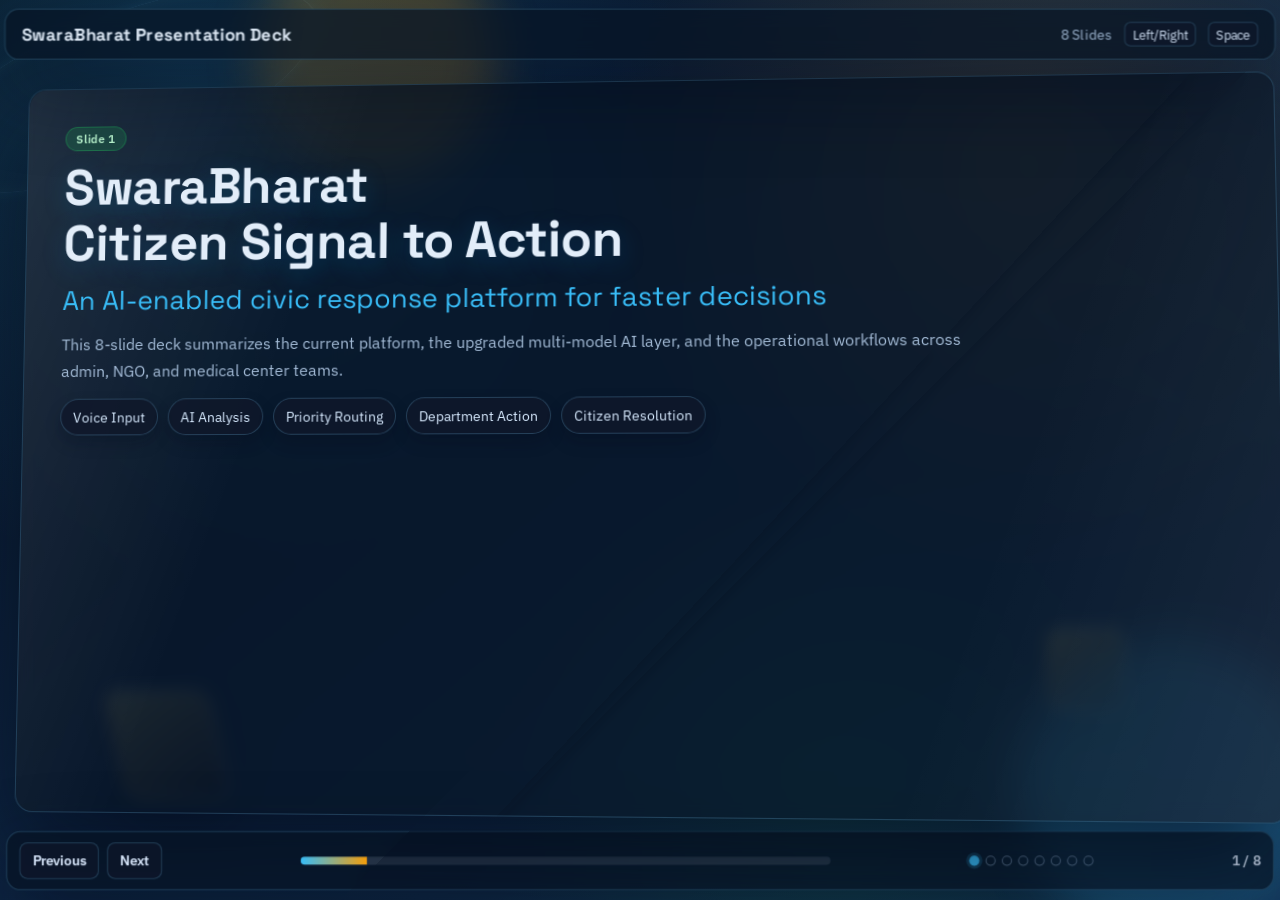
<file: PPT/index.html>
<!DOCTYPE html>
<html lang="en">
<head>
  <meta charset="UTF-8">
  <meta name="viewport" content="width=device-width, initial-scale=1.0">
  <title>SwaraBharat 8-Slide Presentation</title>
  <link rel="preconnect" href="https://fonts.googleapis.com">
  <link rel="preconnect" href="https://fonts.gstatic.com" crossorigin>
  <link href="https://fonts.googleapis.com/css2?family=Space+Grotesk:wght@400;500;700&family=IBM+Plex+Sans:wght@400;500;600&display=swap" rel="stylesheet">
  <style>
    :root {
      --bg-0: #061323;
      --bg-1: #0d2543;
      --bg-2: #133458;
      --panel: rgba(6, 19, 35, 0.72);
      --line: rgba(125, 211, 252, 0.22);
      --text: #e2edf9;
      --muted: #a2bad5;
      --accent: #38bdf8;
      --accent-2: #f59e0b;
      --ok: #22c55e;
      --danger: #ef4444;
      --radius: 18px;
      --shadow: 0 28px 80px rgba(2, 8, 23, 0.48);
      --shadow-deep: 0 40px 100px rgba(2, 8, 23, 0.62);
      --cyan-glow: rgba(56, 189, 248, 0.32);
      --amber-glow: rgba(245, 158, 11, 0.24);
    }

    * {
      box-sizing: border-box;
      margin: 0;
      padding: 0;
    }

    html, body {
      width: 100%;
      height: 100%;
    }

    body {
      font-family: "IBM Plex Sans", sans-serif;
      color: var(--text);
      background:
        radial-gradient(circle at 15% 10%, rgba(56, 189, 248, 0.20), transparent 36%),
        radial-gradient(circle at 80% 18%, rgba(245, 158, 11, 0.16), transparent 34%),
        radial-gradient(circle at 65% 90%, rgba(34, 197, 94, 0.14), transparent 30%),
        linear-gradient(140deg, var(--bg-0), var(--bg-1) 45%, var(--bg-2));
      overflow: hidden;
      perspective: 1600px;
      transform-style: preserve-3d;
    }

    .stage-3d {
      position: fixed;
      inset: 0;
      pointer-events: none;
      z-index: 0;
      overflow: hidden;
      transform-style: preserve-3d;
    }

    .orbital-ring {
      position: absolute;
      --rx: 68deg;
      --ry: -20deg;
      border-radius: 50%;
      border: 1px solid var(--line);
      box-shadow: inset 0 0 30px rgba(125, 211, 252, 0.08), 0 0 25px rgba(56, 189, 248, 0.15);
      transform-style: preserve-3d;
      animation: spinRing 24s linear infinite;
    }

    .ring-a {
      width: 420px;
      height: 420px;
      left: -90px;
      top: -120px;
      --rx: 68deg;
      --ry: -20deg;
      transform: rotateX(var(--rx)) rotateY(var(--ry));
      opacity: 0.48;
    }

    .ring-b {
      width: 340px;
      height: 340px;
      right: -70px;
      top: 20%;
      --rx: 72deg;
      --ry: 24deg;
      transform: rotateX(var(--rx)) rotateY(var(--ry));
      opacity: 0.36;
      animation-duration: 18s;
      animation-direction: reverse;
    }

    .prism {
      position: absolute;
      width: 120px;
      height: 120px;
      transform-style: preserve-3d;
      filter: drop-shadow(0 16px 30px rgba(2, 8, 23, 0.52));
      animation: prismFloat 8s ease-in-out infinite;
    }

    .prism::before,
    .prism::after {
      content: "";
      position: absolute;
      inset: 0;
      border-radius: 18px;
      border: 1px solid rgba(191, 219, 254, 0.42);
      background: linear-gradient(145deg, rgba(56, 189, 248, 0.24), rgba(15, 23, 42, 0.45));
      transform-style: preserve-3d;
    }

    .prism::before {
      transform: rotateY(28deg) rotateX(18deg) translateZ(18px);
    }

    .prism::after {
      transform: rotateY(-24deg) rotateX(-18deg) translateZ(-14px);
      background: linear-gradient(145deg, rgba(245, 158, 11, 0.26), rgba(15, 23, 42, 0.42));
    }

    .prism-a {
      left: 8%;
      bottom: 10%;
      transform: rotateY(16deg) rotateX(16deg);
      animation-delay: -1.8s;
    }

    .prism-b {
      right: 12%;
      bottom: 20%;
      width: 92px;
      height: 92px;
      transform: rotateY(-22deg) rotateX(18deg);
      animation-delay: -3.2s;
    }

    .stage-glow {
      position: absolute;
      border-radius: 50%;
      filter: blur(24px);
    }

    .glow-a {
      width: 300px;
      height: 300px;
      right: -40px;
      bottom: -40px;
      background: var(--cyan-glow);
      animation: glowPulse 7s ease-in-out infinite;
    }

    .glow-b {
      width: 240px;
      height: 240px;
      left: 20%;
      top: -60px;
      background: var(--amber-glow);
      animation: glowPulse 6s ease-in-out infinite reverse;
    }

    .floor-grid {
      position: absolute;
      left: -5%;
      right: -5%;
      bottom: -18%;
      height: 42%;
      background:
        linear-gradient(to right, rgba(148, 163, 184, 0.08) 1px, transparent 1px),
        linear-gradient(to top, rgba(148, 163, 184, 0.08) 1px, transparent 1px);
      background-size: 34px 34px;
      transform: rotateX(74deg) translateZ(-180px);
      opacity: 0.35;
      filter: blur(0.2px);
    }

    .deck-wrap {
      width: 100%;
      height: 100%;
      display: grid;
      grid-template-rows: auto 1fr auto;
      gap: 14px;
      padding: 18px;
      position: relative;
      z-index: 2;
      transform-style: preserve-3d;
    }

    .topbar {
      display: flex;
      justify-content: space-between;
      align-items: center;
      border: 1px solid var(--line);
      border-radius: 14px;
      background: var(--panel);
      backdrop-filter: blur(8px);
      padding: 12px 16px;
      box-shadow: var(--shadow);
      transform: translateZ(34px);
    }

    .brand {
      font-family: "Space Grotesk", sans-serif;
      font-size: 1.05rem;
      letter-spacing: 0.2px;
      font-weight: 700;
    }

    .meta {
      display: flex;
      align-items: center;
      gap: 12px;
      color: var(--muted);
      font-size: 0.88rem;
    }

    .kbd {
      border: 1px solid var(--line);
      border-radius: 6px;
      padding: 3px 7px;
      background: rgba(15, 23, 42, 0.65);
      color: #dbeafe;
      font-size: 0.78rem;
    }

    .deck {
      position: relative;
      border: 1px solid var(--line);
      border-radius: var(--radius);
      background: var(--panel);
      backdrop-filter: blur(8px);
      box-shadow: var(--shadow-deep);
      overflow: hidden;
      transform-style: preserve-3d;
      transform: rotateX(3deg) rotateY(-3deg) translateZ(22px);
    }

    .deck::before {
      content: "";
      position: absolute;
      inset: 0;
      pointer-events: none;
      border-radius: inherit;
      background: linear-gradient(110deg, rgba(255, 255, 255, 0.10) 0%, transparent 24%, transparent 75%, rgba(255, 255, 255, 0.06) 100%);
      mix-blend-mode: screen;
    }

    .slide {
      position: absolute;
      inset: 0;
      display: none;
      padding: clamp(20px, 3vw, 40px);
      overflow: auto;
      transform: translateZ(26px);
      transform-style: preserve-3d;
    }

    .slide.active {
      display: block;
      animation: fadeSlide3d 360ms ease;
    }

    @keyframes fadeSlide3d {
      from {
        opacity: 0;
        transform: translateY(12px) translateZ(-40px) rotateX(5deg);
      }
      to {
        opacity: 1;
        transform: translateY(0) translateZ(26px) rotateX(0deg);
      }
    }

    @keyframes prismFloat {
      0%,
      100% {
        transform: translateY(0) rotateY(16deg) rotateX(16deg);
      }
      50% {
        transform: translateY(-14px) rotateY(24deg) rotateX(18deg);
      }
    }

    @keyframes spinRing {
      from {
        transform: rotateX(var(--rx)) rotateY(var(--ry)) rotateZ(0deg);
      }
      to {
        transform: rotateX(var(--rx)) rotateY(var(--ry)) rotateZ(360deg);
      }
    }

    @keyframes glowPulse {
      0%,
      100% {
        opacity: 0.35;
      }
      50% {
        opacity: 0.62;
      }
    }

    .slide h1,
    .slide h2 {
      font-family: "Space Grotesk", sans-serif;
      line-height: 1.1;
      margin-bottom: 12px;
    }

    .slide h1 {
      font-size: clamp(2rem, 4vw, 3.7rem);
      letter-spacing: -0.5px;
      text-shadow: 0 7px 24px rgba(2, 132, 199, 0.28);
    }

    .slide h2 {
      font-size: clamp(1.5rem, 3vw, 2.6rem);
    }

    .slide p {
      color: var(--muted);
      line-height: 1.7;
      margin-bottom: 14px;
      max-width: 900px;
    }

    .grid-3,
    .grid-2 {
      display: grid;
      gap: 12px;
      margin-top: 16px;
    }

    .grid-3 {
      grid-template-columns: repeat(3, minmax(0, 1fr));
    }

    .grid-2 {
      grid-template-columns: repeat(2, minmax(0, 1fr));
    }

    .card {
      position: relative;
      border: 1px solid var(--line);
      border-radius: 12px;
      background: rgba(2, 8, 23, 0.60);
      padding: 14px;
      transform-style: preserve-3d;
      transform: translateZ(16px);
      box-shadow: 0 14px 30px rgba(2, 8, 23, 0.34);
      transition: transform 220ms ease, box-shadow 220ms ease;
    }

    .card::after {
      content: "";
      position: absolute;
      inset: 8px;
      border-radius: 10px;
      border: 1px solid rgba(125, 211, 252, 0.15);
      transform: translateZ(-16px);
      pointer-events: none;
    }

    .card:hover {
      transform: translateZ(22px) rotateX(2deg) rotateY(-2deg);
      box-shadow: 0 18px 32px rgba(2, 8, 23, 0.4);
    }

    .card h3 {
      font-size: 1rem;
      margin-bottom: 8px;
      color: #dbeafe;
      font-family: "Space Grotesk", sans-serif;
    }

    .card p,
    .card li {
      margin: 0;
      color: #bed2ea;
      font-size: 0.95rem;
      line-height: 1.55;
    }

    .list {
      margin-top: 8px;
      padding-left: 18px;
      display: grid;
      gap: 8px;
    }

    .hero-line {
      color: var(--accent);
      font-size: clamp(1.1rem, 2.2vw, 1.7rem);
      font-family: "Space Grotesk", sans-serif;
      margin-bottom: 14px;
    }

    .flow {
      display: flex;
      flex-wrap: wrap;
      gap: 10px;
      margin-top: 14px;
    }

    .node {
      border: 1px solid var(--line);
      border-radius: 999px;
      padding: 8px 12px;
      background: rgba(15, 23, 42, 0.8);
      color: #d7ebff;
      font-size: 0.9rem;
      transform: translateZ(24px);
      box-shadow: 0 8px 16px rgba(2, 8, 23, 0.24);
    }

    .metric {
      text-align: center;
      border: 1px solid var(--line);
      border-radius: 12px;
      padding: 14px;
      background: rgba(2, 8, 23, 0.55);
      transform-style: preserve-3d;
      transform: translateZ(16px);
      box-shadow: 0 12px 26px rgba(2, 8, 23, 0.3);
    }

    .metric .num {
      font-family: "Space Grotesk", sans-serif;
      font-size: clamp(1.6rem, 3vw, 2.4rem);
      margin-bottom: 4px;
      color: #f0f9ff;
    }

    .metric .lbl {
      color: var(--muted);
      font-size: 0.9rem;
    }

    .tag {
      display: inline-block;
      border-radius: 999px;
      padding: 4px 10px;
      font-size: 0.75rem;
      font-weight: 600;
      letter-spacing: 0.3px;
      margin-bottom: 10px;
      border: 1px solid transparent;
    }

    .tag.ok {
      background: rgba(34, 197, 94, 0.18);
      border-color: rgba(34, 197, 94, 0.35);
      color: #bbf7d0;
    }

    .tag.warn {
      background: rgba(245, 158, 11, 0.16);
      border-color: rgba(245, 158, 11, 0.3);
      color: #fde68a;
    }

    .tag.bad {
      background: rgba(239, 68, 68, 0.16);
      border-color: rgba(239, 68, 68, 0.3);
      color: #fecaca;
    }

    .footer {
      border: 1px solid var(--line);
      border-radius: 14px;
      background: var(--panel);
      backdrop-filter: blur(8px);
      padding: 10px 12px;
      box-shadow: var(--shadow);
      display: flex;
      align-items: center;
      justify-content: space-between;
      gap: 10px;
      flex-wrap: wrap;
      transform: translateZ(30px);
    }

    .slide.active .card,
    .slide.active .metric,
    .slide.active .node {
      animation: depthIn 340ms ease both;
    }

    .slide.active .card:nth-child(2),
    .slide.active .metric:nth-child(2),
    .slide.active .node:nth-child(2) {
      animation-delay: 60ms;
    }

    .slide.active .card:nth-child(3),
    .slide.active .metric:nth-child(3),
    .slide.active .node:nth-child(3) {
      animation-delay: 120ms;
    }

    @keyframes depthIn {
      from {
        opacity: 0;
        transform: translateY(10px) translateZ(-20px);
      }
      to {
        opacity: 1;
        transform: translateY(0) translateZ(16px);
      }
    }

    .controls {
      display: flex;
      align-items: center;
      gap: 8px;
    }

    .btn {
      border: 1px solid var(--line);
      color: #dbeafe;
      background: rgba(15, 23, 42, 0.7);
      border-radius: 8px;
      padding: 8px 12px;
      cursor: pointer;
      font-weight: 600;
      font-family: "IBM Plex Sans", sans-serif;
    }

    .btn:hover {
      background: rgba(30, 41, 59, 0.9);
    }

    .progress-wrap {
      flex: 1;
      min-width: 200px;
      max-width: 520px;
      height: 8px;
      border-radius: 999px;
      background: rgba(148, 163, 184, 0.2);
      overflow: hidden;
    }

    .progress {
      width: 12.5%;
      height: 100%;
      background: linear-gradient(90deg, var(--accent), var(--accent-2));
      transition: width 220ms ease;
    }

    .dots {
      display: flex;
      gap: 6px;
      flex-wrap: wrap;
    }

    .dot {
      width: 10px;
      height: 10px;
      border-radius: 50%;
      border: 1px solid rgba(191, 219, 254, 0.45);
      background: transparent;
      cursor: pointer;
    }

    .dot.active {
      background: var(--accent);
      border-color: var(--accent);
      box-shadow: 0 0 0 3px rgba(56, 189, 248, 0.20);
    }

    .counter {
      color: #dbeafe;
      font-size: 0.88rem;
      font-weight: 600;
    }

    @media (max-width: 980px) {
      .grid-3 {
        grid-template-columns: 1fr;
      }

      .grid-2 {
        grid-template-columns: 1fr;
      }

      .meta {
        display: none;
      }

      .deck {
        transform: rotateX(2deg) rotateY(-1deg) translateZ(14px);
      }

      .prism-b {
        display: none;
      }
    }

    @media (max-width: 700px) {
      .deck-wrap {
        padding: 10px;
        gap: 10px;
      }

      .slide {
        padding: 16px;
      }

      .btn {
        padding: 8px 10px;
      }

      .progress-wrap {
        min-width: 150px;
      }

      .deck {
        transform: none;
      }

      .stage-3d {
        opacity: 0.55;
      }
    }
  </style>
</head>
<body>
  <div class="stage-3d" aria-hidden="true">
    <div class="orbital-ring ring-a"></div>
    <div class="orbital-ring ring-b"></div>
    <div class="prism prism-a"></div>
    <div class="prism prism-b"></div>
    <div class="stage-glow glow-a"></div>
    <div class="stage-glow glow-b"></div>
    <div class="floor-grid"></div>
  </div>

  <div class="deck-wrap">
    <header class="topbar">
      <div class="brand">SwaraBharat Presentation Deck</div>
      <div class="meta">
        <span>8 Slides</span>
        <span class="kbd">Left/Right</span>
        <span class="kbd">Space</span>
      </div>
    </header>

    <main class="deck" id="deck">
      <section class="slide active" data-title="Title">
        <span class="tag ok">Slide 1</span>
        <h1>SwaraBharat<br>Citizen Signal to Action</h1>
        <div class="hero-line">An AI-enabled civic response platform for faster decisions</div>
        <p>
          This 8-slide deck summarizes the current platform, the upgraded multi-model AI layer,
          and the operational workflows across admin, NGO, and medical center teams.
        </p>
        <div class="flow">
          <span class="node">Voice Input</span>
          <span class="node">AI Analysis</span>
          <span class="node">Priority Routing</span>
          <span class="node">Department Action</span>
          <span class="node">Citizen Resolution</span>
        </div>
      </section>

      <section class="slide" data-title="Problem">
        <span class="tag bad">Slide 2</span>
        <h2>Problem We Solve</h2>
        <p>
          Critical public issues are often discovered too late. The delay between citizen complaint
          and response creates avoidable escalation in health, water, and safety incidents.
        </p>
        <div class="grid-3">
          <article class="card">
            <h3>Signal Fragmentation</h3>
            <p>Reports are scattered across calls, forms, and local messaging channels.</p>
          </article>
          <article class="card">
            <h3>Manual Prioritization</h3>
            <p>Teams spend time sorting requests instead of resolving urgent cases.</p>
          </article>
          <article class="card">
            <h3>Slow Escalation</h3>
            <p>Cross-team handoff is inconsistent, especially for location-based emergencies.</p>
          </article>
        </div>
      </section>

      <section class="slide" data-title="Platform">
        <span class="tag ok">Slide 3</span>
        <h2>Platform Snapshot</h2>
        <p>
          SwaraBharat receives reports, classifies urgency and issue type, then routes action to
          dashboard operators, volunteers, and medical center administrators.
        </p>
        <div class="grid-2">
          <article class="card">
            <h3>Frontend Surface</h3>
            <ul class="list">
              <li>Citizen submission and multilingual reporting</li>
              <li>Admin intelligence dashboard with map and analytics</li>
              <li>NGO portal for volunteer task acceptance</li>
              <li>Medical center panel for triage and dispatch</li>
            </ul>
          </article>
          <article class="card">
            <h3>Backend Capabilities</h3>
            <ul class="list">
              <li>Flask APIs with report lifecycle controls</li>
              <li>AI analysis, semantic search, trend predictions</li>
              <li>Priority explainability endpoint</li>
              <li>Status updates and operational telemetry</li>
            </ul>
          </article>
        </div>
      </section>

      <section class="slide" data-title="AI Models">
        <span class="tag warn">Slide 4</span>
        <h2>Expanded AI Model Layer</h2>
        <p>
          The admin AI lab now supports multiple model options with safe fallback and direct model
          selection from the UI.
        </p>
        <div class="grid-3">
          <article class="card">
            <h3>OpenAI Models</h3>
            <ul class="list">
              <li>gpt-4o-mini</li>
              <li>gpt-4.1-mini</li>
              <li>Custom list via environment config</li>
            </ul>
          </article>
          <article class="card">
            <h3>HuggingFace Models</h3>
            <ul class="list">
              <li>bigscience/bloomz-1b1</li>
              <li>google/flan-t5-base</li>
              <li>mistral instruct option</li>
            </ul>
          </article>
          <article class="card">
            <h3>Reliability</h3>
            <ul class="list">
              <li>Model catalog endpoint</li>
              <li>Selected-model analyze endpoint</li>
              <li>Heuristic fallback when providers are offline</li>
            </ul>
          </article>
        </div>
      </section>

      <section class="slide" data-title="Medical Ops">
        <span class="tag ok">Slide 5</span>
        <h2>Medical Center Admin Panel</h2>
        <p>
          A dedicated medical operations interface enables faster triage for health incidents with
          dispatch controls and live load monitoring.
        </p>
        <div class="grid-2">
          <article class="card">
            <h3>Core Actions</h3>
            <ul class="list">
              <li>Filter by urgency and case status</li>
              <li>Dispatch ambulance teams</li>
              <li>Mark cases stabilized and resolved</li>
              <li>Call emergency contacts and open map directions</li>
            </ul>
          </article>
          <article class="card">
            <h3>Capacity Planning</h3>
            <ul class="list">
              <li>Track ICU beds, ward beds, ambulances, trauma teams</li>
              <li>Auto-computed load meter from critical pressure</li>
              <li>Local persistence of capacity numbers per operator</li>
            </ul>
          </article>
        </div>
      </section>

      <section class="slide" data-title="Impact Metrics">
        <span class="tag ok">Slide 6</span>
        <h2>Impact Metrics</h2>
        <p>
          The platform focus is measurable operational improvement: faster acknowledgement, better
          routing precision, and lower unresolved high-risk cases.
        </p>
        <div class="grid-3">
          <div class="metric">
            <div class="num">30-60%</div>
            <div class="lbl">Faster first response target</div>
          </div>
          <div class="metric">
            <div class="num">24x7</div>
            <div class="lbl">Continuous dashboard visibility</div>
          </div>
          <div class="metric">
            <div class="num">Multi-team</div>
            <div class="lbl">Admin, NGO, Medical collaboration</div>
          </div>
        </div>
        <div class="grid-2" style="margin-top: 14px;">
          <article class="card">
            <h3>Quality Indicators</h3>
            <ul class="list">
              <li>Issue classification consistency</li>
              <li>Priority explanation transparency</li>
              <li>Case transition auditability</li>
            </ul>
          </article>
          <article class="card">
            <h3>Adoption Indicators</h3>
            <ul class="list">
              <li>Daily active responders</li>
              <li>Cases closed per unit time</li>
              <li>Coverage of geotagged incidents</li>
            </ul>
          </article>
        </div>
      </section>

      <section class="slide" data-title="Roadmap">
        <span class="tag warn">Slide 7</span>
        <h2>90-Day Rollout Roadmap</h2>
        <div class="grid-3">
          <article class="card">
            <h3>Days 0-30</h3>
            <ul class="list">
              <li>Baseline onboarding for admin and medical users</li>
              <li>Validate model reliability per issue category</li>
              <li>Define escalation SOP for critical cases</li>
            </ul>
          </article>
          <article class="card">
            <h3>Days 31-60</h3>
            <ul class="list">
              <li>Tune model preference by traffic and latency</li>
              <li>Integrate response quality KPI dashboard</li>
              <li>Run simulation drills with NGO + hospitals</li>
            </ul>
          </article>
          <article class="card">
            <h3>Days 61-90</h3>
            <ul class="list">
              <li>District-level pilot expansion</li>
              <li>Public impact reporting cadence</li>
              <li>Finalize budget and scale plan</li>
            </ul>
          </article>
        </div>
      </section>

      <section class="slide" data-title="Closing">
        <span class="tag ok">Slide 8</span>
        <h2>Closing Slide</h2>
        <div class="hero-line">From citizen signals to coordinated action, in real time.</div>
        <p>
          This HTML deck is ready for demos, team reviews, and browser-based presentation mode.
          It can be exported to PDF from print view when needed.
        </p>
        <div class="grid-2">
          <article class="card">
            <h3>Immediate Next Step</h3>
            <p>Run a live walkthrough of admin AI model switching and medical triage flow.</p>
          </article>
          <article class="card">
            <h3>Presentation Tip</h3>
            <p>Use keyboard navigation and browser fullscreen for best viewing on projector screens.</p>
          </article>
        </div>
      </section>
    </main>

    <footer class="footer">
      <div class="controls">
        <button class="btn" id="prevBtn" type="button">Previous</button>
        <button class="btn" id="nextBtn" type="button">Next</button>
      </div>
      <div class="progress-wrap" aria-label="slide progress">
        <div class="progress" id="progressBar"></div>
      </div>
      <div class="dots" id="dots"></div>
      <div class="counter" id="counter">1 / 8</div>
    </footer>
  </div>

  <script>
    const slides = Array.from(document.querySelectorAll('.slide'));
    const prevBtn = document.getElementById('prevBtn');
    const nextBtn = document.getElementById('nextBtn');
    const progressBar = document.getElementById('progressBar');
    const counter = document.getElementById('counter');
    const dotsRoot = document.getElementById('dots');

    let current = 0;

    function buildDots() {
      dotsRoot.innerHTML = '';
      slides.forEach((_, index) => {
        const dot = document.createElement('button');
        dot.className = 'dot';
        dot.type = 'button';
        dot.setAttribute('aria-label', 'Go to slide ' + (index + 1));
        dot.addEventListener('click', () => showSlide(index));
        dotsRoot.appendChild(dot);
      });
    }

    function showSlide(index) {
      current = (index + slides.length) % slides.length;
      slides.forEach((slide, i) => {
        slide.classList.toggle('active', i === current);
      });

      const dots = Array.from(dotsRoot.querySelectorAll('.dot'));
      dots.forEach((dot, i) => {
        dot.classList.toggle('active', i === current);
      });

      const progressPct = ((current + 1) / slides.length) * 100;
      progressBar.style.width = progressPct + '%';
      counter.textContent = (current + 1) + ' / ' + slides.length;
      document.title = 'Slide ' + (current + 1) + ' - SwaraBharat 8-Slide Presentation';
    }

    prevBtn.addEventListener('click', () => showSlide(current - 1));
    nextBtn.addEventListener('click', () => showSlide(current + 1));

    document.addEventListener('keydown', (event) => {
      if (event.key === 'ArrowRight' || event.key === 'PageDown' || event.key === ' ') {
        event.preventDefault();
        showSlide(current + 1);
      }
      if (event.key === 'ArrowLeft' || event.key === 'PageUp') {
        event.preventDefault();
        showSlide(current - 1);
      }
    });

    let touchStartX = 0;
    document.addEventListener('touchstart', (event) => {
      touchStartX = event.changedTouches[0].screenX;
    }, { passive: true });

    document.addEventListener('touchend', (event) => {
      const touchEndX = event.changedTouches[0].screenX;
      const delta = touchEndX - touchStartX;
      if (Math.abs(delta) < 40) return;
      if (delta < 0) showSlide(current + 1);
      if (delta > 0) showSlide(current - 1);
    }, { passive: true });

    buildDots();
    showSlide(0);
  </script>
</body>
</html>
</file>
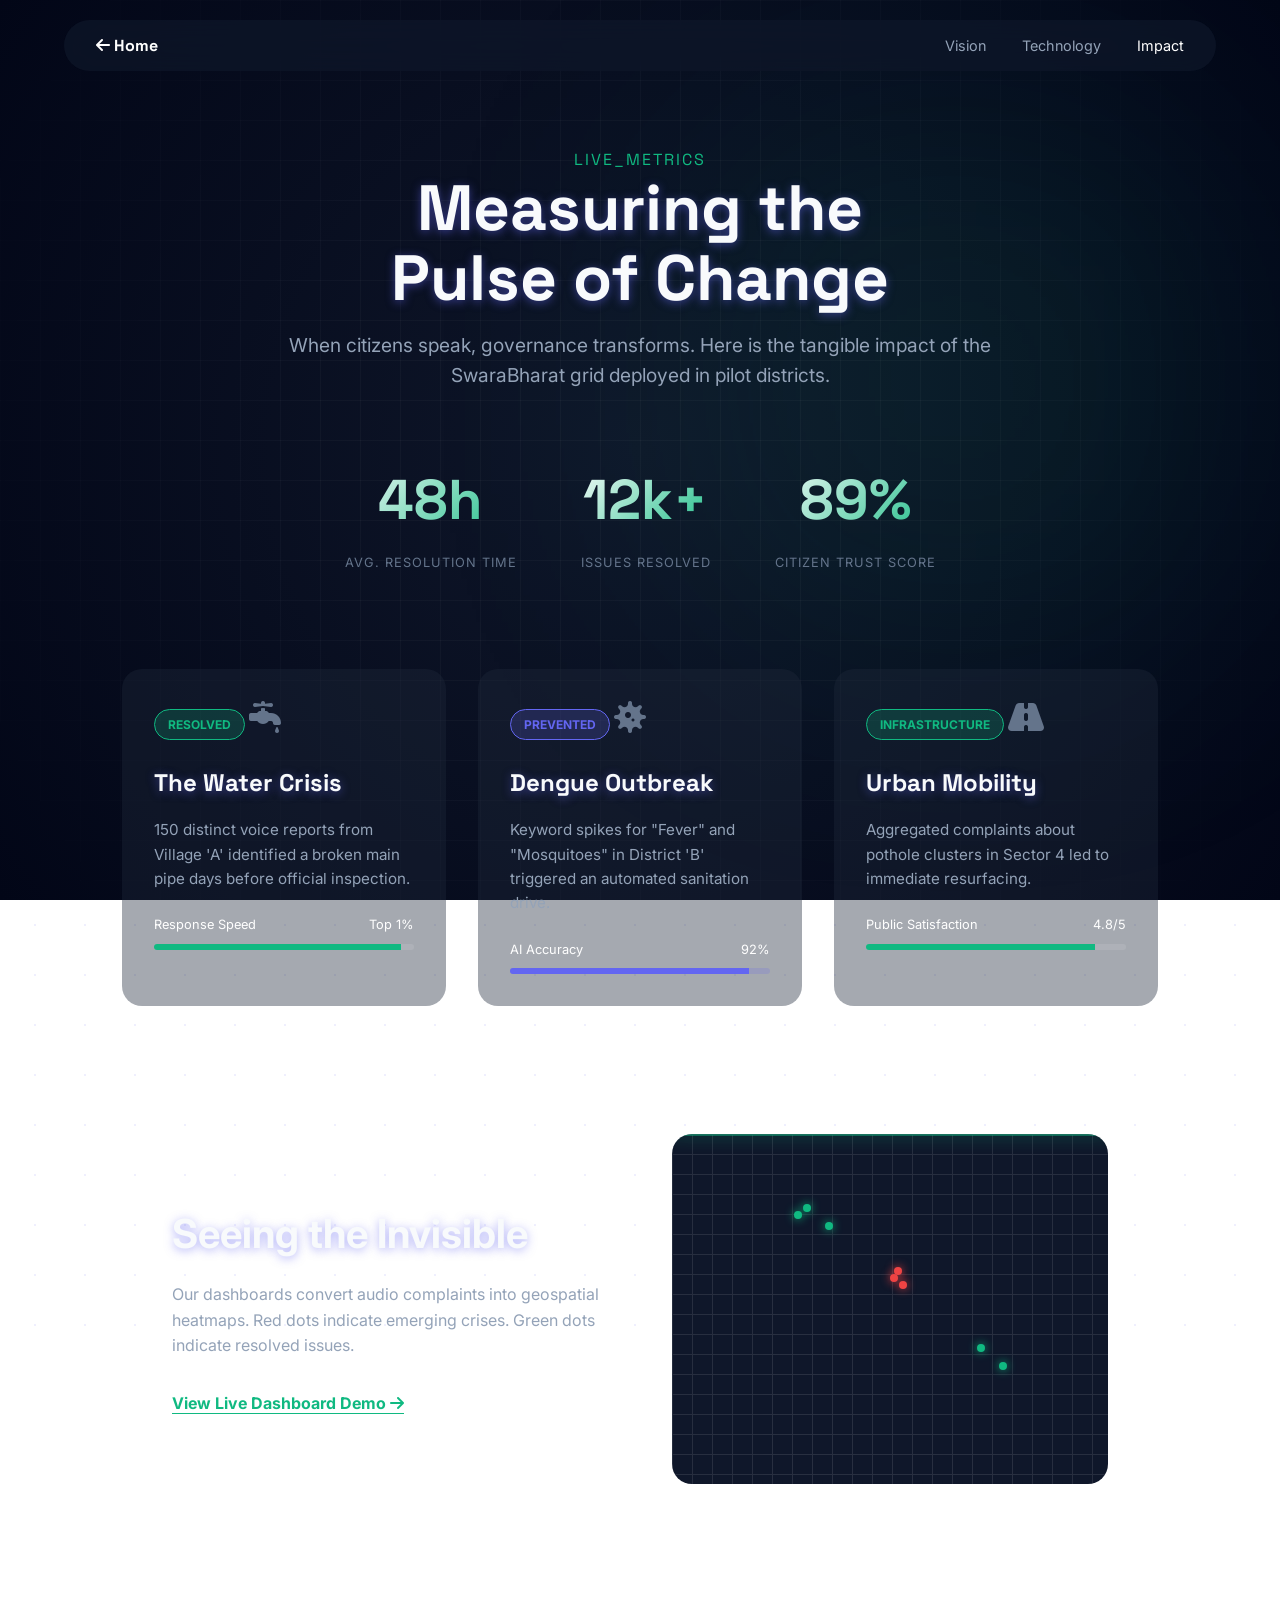
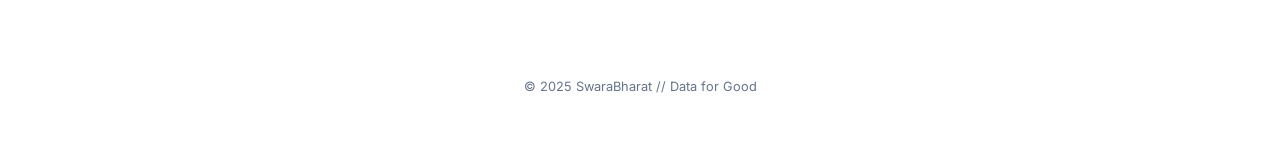
<file: FRONTEND/impact.html>
<!DOCTYPE html>
<html lang="en">

<head>
    <meta charset="UTF-8">
    <meta name="viewport" content="width=device-width, initial-scale=1.0">
    <title>SwaraBharat | Real World Impact</title>

    <link
        href="https://fonts.googleapis.com/css2?family=Space+Grotesk:wght@300;400;600;700&family=Inter:wght@300;400;600&display=swap"
        rel="stylesheet">

    <link rel="stylesheet" href="https://cdnjs.cloudflare.com/ajax/libs/font-awesome/6.4.0/css/all.min.css">

    <style>
        :root {
            /* --- Impact Palette --- */
            --bg-void: #020617;
            --bg-panel: rgba(30, 41, 59, 0.4);

            --success: #10b981;
            /* Green for "Resolved" */
            --alert: #ef4444;
            /* Red for "Crisis" */
            --primary: #6366f1;
            --cyan: #06b6d4;

            --glass-border: 1px solid rgba(255, 255, 255, 0.08);

            --font-head: 'Space Grotesk', sans-serif;
            --font-body: 'Inter', sans-serif;
        }

        * {
            margin: 0;
            padding: 0;
            box-sizing: border-box;
        }

        body {
            background-color: var(--bg-void);
            color: #f8fafc;
            font-family: var(--font-body);
            overflow-x: hidden;
            line-height: 1.6;
        }

        /* --- Ambient Background --- */
        .ambient-mesh {
            position: fixed;
            top: 0;
            left: 0;
            width: 100vw;
            height: 100vh;
            z-index: -1;
            background: radial-gradient(circle at 50% 50%, #0f172a 0%, #020617 100%);
        }

        /* Green Glow for "Positive Impact" vibe */
        .glow-spot {
            position: fixed;
            top: 20%;
            right: 10%;
            width: 400px;
            height: 400px;
            background: var(--success);
            filter: blur(150px);
            opacity: 0.15;
            z-index: -1;
            animation: pulseGlow 8s infinite alternate;
        }

        @keyframes pulseGlow {
            from {
                opacity: 0.1;
                transform: scale(1);
            }

            to {
                opacity: 0.2;
                transform: scale(1.2);
            }
        }

        .grid-overlay {
            position: fixed;
            top: 0;
            left: 0;
            width: 100%;
            height: 100%;
            background-image: linear-gradient(rgba(255, 255, 255, 0.03) 1px, transparent 1px), linear-gradient(90deg, rgba(255, 255, 255, 0.03) 1px, transparent 1px);
            background-size: 40px 40px;
            z-index: -1;
            mask-image: radial-gradient(circle at center, black 40%, transparent 100%);
            -webkit-mask-image: radial-gradient(circle at center, black 40%, transparent 100%);
        }

        /* --- Nav --- */
        nav {
            position: sticky;
            top: 20px;
            width: 90%;
            max-width: 1200px;
            margin: 0 auto;
            z-index: 100;
            background: rgba(15, 23, 42, 0.7);
            backdrop-filter: blur(16px);
            border: var(--glass-border);
            border-radius: 50px;
            padding: 0.8rem 2rem;
            display: flex;
            justify-content: space-between;
            align-items: center;
        }

        .nav-items a {
            margin-left: 2rem;
            color: #94a3b8;
            text-decoration: none;
            font-size: 0.9rem;
            transition: 0.3s;
        }

        .nav-items a:hover {
            color: white;
        }

        /* --- Header --- */
        header {
            text-align: center;
            padding: 6rem 1rem 4rem;
            max-width: 800px;
            margin: 0 auto;
        }

        h1 {
            font-family: var(--font-head);
            font-size: 4rem;
            margin-bottom: 1rem;
            line-height: 1.1;
        }

        .stat-highlight {
            color: var(--success);
            font-weight: 700;
        }

        /* --- Big Stats Row --- */
        .stats-row {
            display: flex;
            justify-content: center;
            gap: 4rem;
            flex-wrap: wrap;
            margin-bottom: 6rem;
        }

        .stat-card {
            text-align: center;
        }

        .stat-num {
            font-family: var(--font-head);
            font-size: 3.5rem;
            font-weight: 700;
            background: linear-gradient(135deg, #fff, var(--success));
            -webkit-background-clip: text;
            -webkit-text-fill-color: transparent;
        }

        .stat-label {
            color: #64748b;
            letter-spacing: 1px;
            text-transform: uppercase;
            font-size: 0.8rem;
            margin-top: 0.5rem;
        }

        /* --- Case Study Cards --- */
        .impact-grid {
            max-width: 1100px;
            margin: 0 auto;
            padding: 0 2rem;
            display: grid;
            grid-template-columns: repeat(auto-fit, minmax(300px, 1fr));
            gap: 2rem;
        }

        .story-card {
            background: var(--bg-panel);
            border: var(--glass-border);
            border-radius: 20px;
            overflow: hidden;
            position: relative;
            transition: 0.4s;
            padding: 2rem;
        }

        .story-card:hover {
            transform: translateY(-5px);
            border-color: var(--success);
            background: rgba(16, 185, 129, 0.05);
        }

        .tag {
            display: inline-block;
            padding: 0.3rem 0.8rem;
            border-radius: 50px;
            font-size: 0.75rem;
            font-weight: 700;
            margin-bottom: 1.5rem;
        }

        .tag.resolved {
            background: rgba(16, 185, 129, 0.2);
            color: var(--success);
            border: 1px solid var(--success);
        }

        .tag.prevented {
            background: rgba(99, 102, 241, 0.2);
            color: var(--primary);
            border: 1px solid var(--primary);
        }

        .story-card h3 {
            font-size: 1.5rem;
            margin-bottom: 1rem;
            font-family: var(--font-head);
        }

        .story-card p {
            color: #94a3b8;
            font-size: 0.95rem;
            margin-bottom: 1.5rem;
        }

        .data-viz {
            height: 6px;
            width: 100%;
            background: rgba(255, 255, 255, 0.1);
            border-radius: 10px;
            overflow: hidden;
            margin-top: auto;
        }

        .data-bar {
            height: 100%;
            background: var(--success);
            width: 0;
            animation: fillBar 1.5s ease-out forwards;
        }

        /* --- Heatmap Visual (CSS Only) --- */
        .heatmap-section {
            margin: 8rem auto;
            max-width: 1000px;
            padding: 0 2rem;
            display: flex;
            flex-wrap: wrap;
            align-items: center;
            gap: 4rem;
        }

        .heatmap-graphic {
            flex: 1;
            min-width: 300px;
            height: 350px;
            background: #0f172a;
            border-radius: 20px;
            position: relative;
            overflow: hidden;
            border: var(--glass-border);
        }

        /* CSS dots representing map data */
        .map-dot {
            position: absolute;
            width: 8px;
            height: 8px;
            border-radius: 50%;
            background: var(--alert);
            box-shadow: 0 0 10px var(--alert);
            animation: pulseDot 2s infinite;
        }

        .map-dot.resolved {
            background: var(--success);
            box-shadow: 0 0 10px var(--success);
            animation: none;
        }

        @keyframes pulseDot {
            0% {
                opacity: 0.5;
                transform: scale(1);
            }

            50% {
                opacity: 1;
                transform: scale(1.5);
            }

            100% {
                opacity: 0.5;
                transform: scale(1);
            }
        }

        @keyframes fillBar {
            from {
                width: 0;
            }

            to {
                width: var(--w);
            }
        }

        footer {
            text-align: center;
            padding: 4rem 0;
            color: #64748b;
            font-size: 0.8rem;
            border-top: 1px solid rgba(255, 255, 255, 0.05);
        }

        @media (max-width: 768px) {
            h1 {
                font-size: 2.5rem;
            }

            .stats-row {
                gap: 2rem;
            }
        }
    </style>
    <link rel="stylesheet" href="css/glassmorphism.css">
</head>

<body>

    <div class="ambient-mesh"></div>
    <div class="glow-spot"></div>
    <div class="grid-overlay"></div>

    <nav>
        <a href="index.html" style="text-decoration:none; color:white; font-weight:700; font-family:var(--font-head);">
            <i class="fas fa-arrow-left"></i> Home
        </a>
        <div class="nav-items">
            <a href="vision.html">Vision</a>
            <a href="technolgy.html">Technology</a>
            <a href="impact.html" style="color:white;">Impact</a>
        </div>
    </nav>

    <header>
        <span style="color: var(--success); font-family: var(--font-head); letter-spacing: 2px;">LIVE_METRICS</span>
        <h1>Measuring the <br>Pulse of Change</h1>
        <p style="color: #94a3b8; font-size: 1.2rem; margin-top: 1rem;">
            When citizens speak, governance transforms. Here is the tangible impact of the SwaraBharat grid deployed in
            pilot districts.
        </p>
    </header>

    <div class="stats-row">
        <div class="stat-card">
            <div class="stat-num">48h</div>
            <div class="stat-label">Avg. Resolution Time</div>
        </div>
        <div class="stat-card">
            <div class="stat-num">12k+</div>
            <div class="stat-label">Issues Resolved</div>
        </div>
        <div class="stat-card">
            <div class="stat-num">89%</div>
            <div class="stat-label">Citizen Trust Score</div>
        </div>
    </div>

    <div class="impact-grid">

        <div class="story-card">
            <div class="tag resolved">RESOLVED</div>
            <i class="fas fa-faucet-drip" style="font-size: 2rem; color: #64748b; margin-bottom: 1rem;"></i>
            <h3>The Water Crisis</h3>
            <p>150 distinct voice reports from Village 'A' identified a broken main pipe days before official
                inspection.</p>
            <div
                style="display:flex; justify-content:space-between; font-size:0.8rem; color:#fff; margin-bottom:0.5rem;">
                <span>Response Speed</span>
                <span>Top 1%</span>
            </div>
            <div class="data-viz">
                <div class="data-bar" style="--w: 95%;"></div>
            </div>
        </div>

        <div class="story-card">
            <div class="tag prevented">PREVENTED</div>
            <i class="fas fa-virus" style="font-size: 2rem; color: #64748b; margin-bottom: 1rem;"></i>
            <h3>Dengue Outbreak</h3>
            <p>Keyword spikes for "Fever" and "Mosquitoes" in District 'B' triggered an automated sanitation drive.</p>
            <div
                style="display:flex; justify-content:space-between; font-size:0.8rem; color:#fff; margin-bottom:0.5rem;">
                <span>AI Accuracy</span>
                <span>92%</span>
            </div>
            <div class="data-viz" style="background: rgba(99,102,241,0.2);">
                <div class="data-bar" style="--w: 92%; background: var(--primary);"></div>
            </div>
        </div>

        <div class="story-card">
            <div class="tag resolved">INFRASTRUCTURE</div>
            <i class="fas fa-road" style="font-size: 2rem; color: #64748b; margin-bottom: 1rem;"></i>
            <h3>Urban Mobility</h3>
            <p>Aggregated complaints about pothole clusters in Sector 4 led to immediate resurfacing.</p>
            <div
                style="display:flex; justify-content:space-between; font-size:0.8rem; color:#fff; margin-bottom:0.5rem;">
                <span>Public Satisfaction</span>
                <span>4.8/5</span>
            </div>
            <div class="data-viz">
                <div class="data-bar" style="--w: 88%;"></div>
            </div>
        </div>

    </div>

    <div class="heatmap-section">
        <div class="heatmap-text" style="flex:1;">
            <h2 style="font-size: 2.5rem; margin-bottom: 1rem;">Seeing the Invisible</h2>
            <p style="color: #94a3b8; margin-bottom: 2rem;">
                Our dashboards convert audio complaints into geospatial heatmaps. Red dots indicate emerging crises.
                Green dots indicate resolved issues.
            </p>
            <a href="join.html"
                style="color: var(--success); font-weight: 700; text-decoration: none; border-bottom: 1px solid var(--success);">
                View Live Dashboard Demo <i class="fas fa-arrow-right"></i>
            </a>
        </div>

        <div class="heatmap-graphic">
            <div
                style="position:absolute; width:100%; height:100%; opacity:0.1; background-image: linear-gradient(#fff 1px, transparent 1px), linear-gradient(90deg, #fff 1px, transparent 1px); background-size: 20px 20px;">
            </div>

            <div class="map-dot resolved" style="top: 20%; left: 30%;"></div>
            <div class="map-dot resolved" style="top: 25%; left: 35%;"></div>
            <div class="map-dot resolved" style="top: 22%; left: 28%;"></div>
            <div class="map-dot resolved" style="top: 60%; left: 70%;"></div>
            <div class="map-dot resolved" style="top: 65%; left: 75%;"></div>

            <div class="map-dot" style="top: 40%; left: 50%;"></div>
            <div class="map-dot" style="top: 42%; left: 52%; animation-delay: 0.2s;"></div>
            <div class="map-dot" style="top: 38%; left: 51%; animation-delay: 0.5s;"></div>

            <div
                style="position: absolute; width: 100%; height: 2px; background: rgba(16, 185, 129, 0.5); top: 0; box-shadow: 0 0 15px var(--success); animation: scanMap 3s linear infinite;">
            </div>
        </div>
    </div>

    <style>
        @keyframes scanMap {
            0% {
                top: 0;
                opacity: 0;
            }

            10% {
                opacity: 1;
            }

            90% {
                opacity: 1;
            }

            100% {
                top: 100%;
                opacity: 0;
            }
        }
    </style>

    <footer>
        <p>&copy; 2025 SwaraBharat // Data for Good</p>
    </footer>

</body>

</html>
</file>
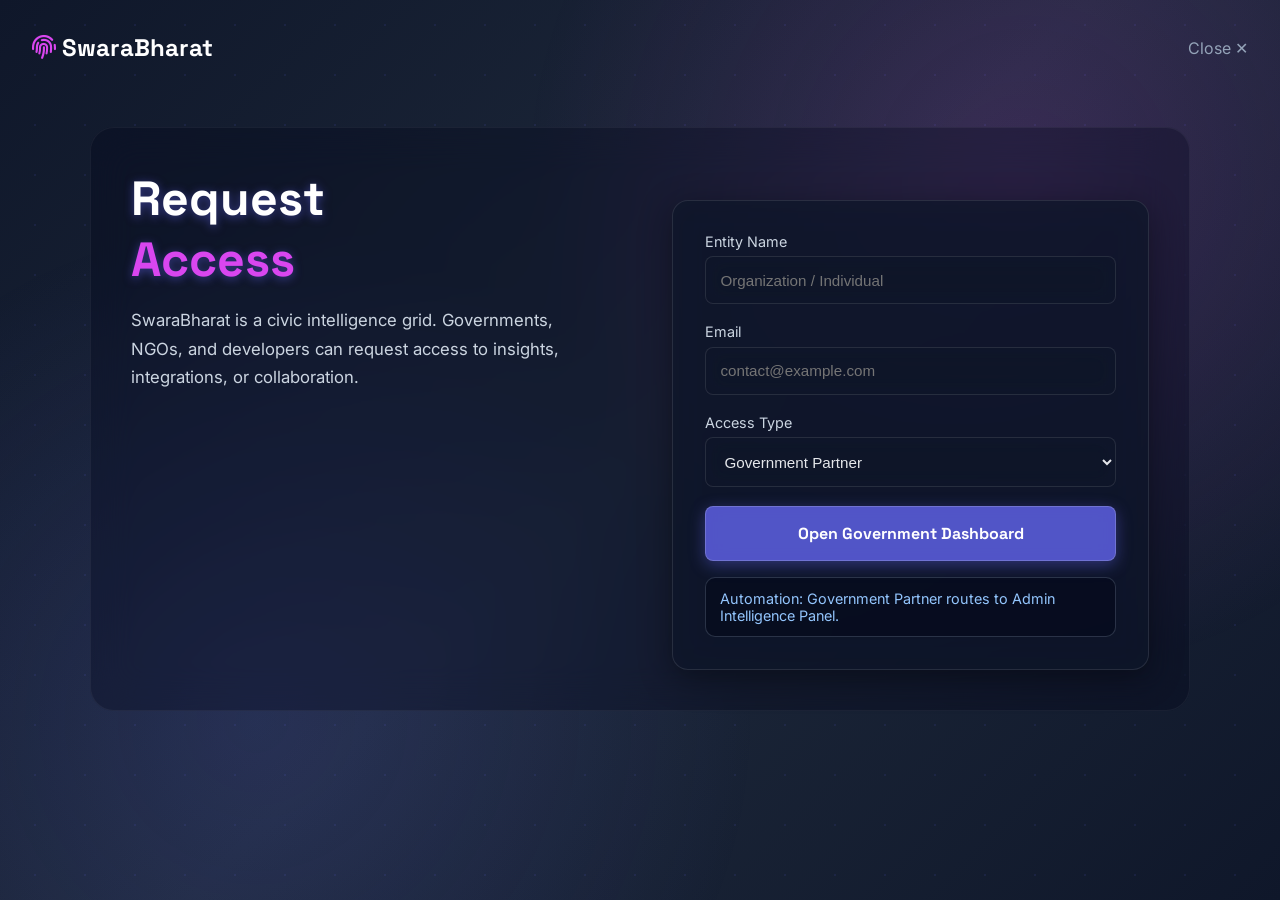
<file: FRONTEND/join.html>
<!DOCTYPE html>
<html lang="en">

<head>
    <meta charset="UTF-8">
    <meta name="viewport" content="width=device-width, initial-scale=1.0">
    <title>SwaraBharat | Request Access</title>

    <link
        href="https://fonts.googleapis.com/css2?family=Space+Grotesk:wght@300;400;700&family=Inter:wght@300;400;600&display=swap"
        rel="stylesheet">
    <link rel="stylesheet" href="https://cdnjs.cloudflare.com/ajax/libs/font-awesome/6.4.0/css/all.min.css">

    <style>
        :root {
            --bg-void: #020617;
            --primary: #6366f1;
            --accent: #d946ef;
            --glass: rgba(255, 255, 255, 0.06);
            --border: rgba(255, 255, 255, 0.12);
        }

        * {
            margin: 0;
            padding: 0;
            box-sizing: border-box;
        }

        body {
            background: var(--bg-void);
            color: white;
            font-family: 'Inter', sans-serif;
            min-height: 100vh;
        }

        .bg-glow {
            position: fixed;
            inset: 0;
            z-index: -1;
            background:
                radial-gradient(circle at 80% 20%, rgba(217, 70, 239, .15), transparent 40%),
                radial-gradient(circle at 20% 80%, rgba(99, 102, 241, .15), transparent 40%);
        }

        nav {
            padding: 2rem;
            display: flex;
            justify-content: space-between;
            align-items: center;
        }

        .logo {
            font-family: 'Space Grotesk';
            font-size: 1.5rem;
            font-weight: 700;
            text-decoration: none;
            color: white;
        }

        .container {
            max-width: 1100px;
            margin: 2rem auto;
            padding: 2rem;
            display: flex;
            gap: 4rem;
            flex-wrap: wrap;
        }

        .left {
            flex: 1;
            min-width: 300px;
        }

        .right {
            flex: 1;
            min-width: 300px;
        }

        h1 {
            font-family: 'Space Grotesk';
            font-size: 3rem;
            margin-bottom: 1rem;
        }

        p {
            color: #cbd5e1;
            line-height: 1.7;
            font-size: 1.05rem;
        }

        .card {
            margin-top: 2rem;
            background: var(--glass);
            border: 1px solid var(--border);
            border-radius: 16px;
            padding: 2rem;
            backdrop-filter: blur(20px);
        }

        label {
            display: block;
            margin-bottom: 0.4rem;
            font-size: 0.9rem;
            color: #cbd5e1;
        }

        input,
        select {
            width: 100%;
            padding: 0.9rem;
            margin-bottom: 1.2rem;
            border-radius: 8px;
            border: 1px solid var(--border);
            background: rgba(0, 0, 0, .4);
            color: white;
            font-size: 0.95rem;
        }

        select option {
            background: #0f172a;
            color: #e2e8f0;
        }

        button {
            width: 100%;
            padding: 1rem;
            border-radius: 8px;
            border: none;
            background: linear-gradient(90deg, var(--primary), var(--accent));
            color: white;
            font-weight: 700;
            cursor: pointer;
            font-family: 'Space Grotesk';
            font-size: 1rem;
        }

        button:hover {
            opacity: 0.9;
            transform: translateY(-2px);
        }

        #status {
            margin-top: 1rem;
            font-size: 0.9rem;
            color: #93c5fd;
            display: block;
            border: 1px solid rgba(148, 163, 184, 0.25);
            border-radius: 10px;
            background: rgba(2, 6, 23, 0.45);
            padding: 0.75rem 0.85rem;
            min-height: 44px;
        }

        @media(max-width: 768px) {
            h1 {
                font-size: 2.3rem;
            }

            .container {
                gap: 2rem;
            }
        }
    </style>
    <link rel="stylesheet" href="css/glassmorphism.css">
</head>

<body>
    <div class="bg-glow"></div>

    <nav>
        <a href="index.html" class="logo">
            <i class="fas fa-fingerprint" style="color:var(--accent)"></i> SwaraBharat
        </a>
        <a href="index.html" style="color:#94a3b8; text-decoration:none;">Close ✕</a>
    </nav>

    <div class="container">

        <div class="left">
            <h1>Request<br><span style="color:var(--accent)">Access</span></h1>
            <p>
                SwaraBharat is a civic intelligence grid.
                Governments, NGOs, and developers can request access to insights,
                integrations, or collaboration.
            </p>
        </div>

        <div class="right">
            <div class="card">
                <form id="accessForm">
                    <label>Entity Name</label>
                    <input id="entityName" type="text" required placeholder="Organization / Individual">

                    <label>Email</label>
                    <input id="entityEmail" type="email" required placeholder="contact@example.com">

                    <label>Access Type</label>
                    <select id="accessType">
                        <option value="government">Government Partner</option>
                        <option value="ngo">NGO / Social Organization</option>
                        <option value="medical">Medical Center Admin</option>
                        <option value="developer">Developer / Researcher</option>
                    </select>

                    <button id="submitBtn" type="submit">Submit Request</button>
                    <div id="status">Automation ready. Select Access Type to continue.</div>
                </form>
            </div>
        </div>

    </div>

    <script>
        const accessForm = document.getElementById("accessForm");
        const entityName = document.getElementById("entityName");
        const entityEmail = document.getElementById("entityEmail");
        const accessType = document.getElementById("accessType");
        const submitBtn = document.getElementById("submitBtn");
        const status = document.getElementById("status");

        const routeConfig = {
            government: {
                route: "admin/admin.html",
                button: "Open Government Dashboard",
                hint: "Automation: Government Partner routes to Admin Intelligence Panel.",
                color: "#93c5fd"
            },
            ngo: {
                route: "ngo.html",
                button: "Open NGO Volunteer Portal",
                hint: "Automation: NGO selection routes directly to NGO Volunteer Portal.",
                color: "#86efac"
            },
            medical: {
                route: "medical-center-admin.html",
                button: "Open Medical Center Panel",
                hint: "Automation: Medical selection routes to Medical Center Admin Panel.",
                color: "#fca5a5"
            },
            developer: {
                route: "ai-insights.html",
                button: "Open AI Insights Workspace",
                hint: "Automation: Developer selection routes to AI Insights page.",
                color: "#fcd34d"
            }
        };

        function updateAutomationUI() {
            const cfg = routeConfig[accessType.value] || routeConfig.government;
            submitBtn.textContent = cfg.button;
            status.textContent = cfg.hint;
            status.style.color = cfg.color;
        }

        function autoDetectAccessType() {
            const name = entityName.value.trim().toLowerCase();
            const email = entityEmail.value.trim().toLowerCase();

            if (!name && !email) {
                return;
            }

            if (email.endsWith(".gov.in") || email.endsWith(".gov") || name.includes("municipal") || name.includes("government")) {
                accessType.value = "government";
            } else if (name.includes("hospital") || name.includes("clinic") || name.includes("medical") || name.includes("health")) {
                accessType.value = "medical";
            } else if (name.includes("ngo") || name.includes("foundation") || name.includes("trust") || name.includes("charity")) {
                accessType.value = "ngo";
            } else if (name.includes("developer") || name.includes("research") || name.includes("lab") || email.includes("dev")) {
                accessType.value = "developer";
            }

            updateAutomationUI();
        }

        accessType.addEventListener("change", updateAutomationUI);
        entityName.addEventListener("input", autoDetectAccessType);
        entityEmail.addEventListener("input", autoDetectAccessType);

        accessForm.addEventListener("submit", function (e) {
            e.preventDefault();

            const name = entityName.value.trim().toLowerCase();
            const email = entityEmail.value.trim().toLowerCase();
            const cfg = routeConfig[accessType.value] || routeConfig.government;

            // Keep demo super-admin shortcut
            if (name === "divyanshu" && email === "divyanshu@gmail.com") {
                window.location.href = "admin/admin.html";
                return;
            }

            window.location.href = cfg.route;
        });

        updateAutomationUI();
    </script>

</body>

</html>
</file>
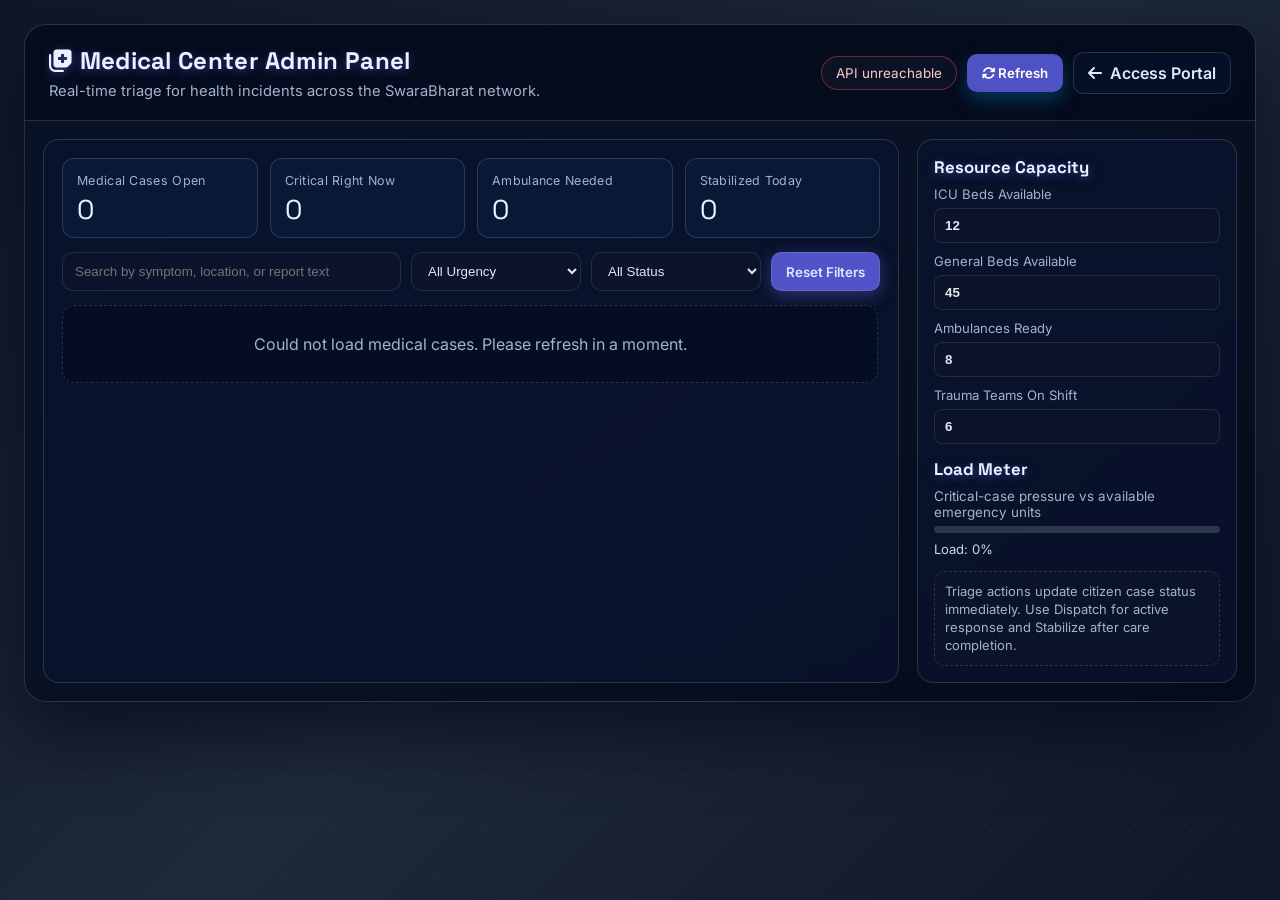
<file: FRONTEND/medical-center-admin.html>
<!DOCTYPE html>
<html lang="en">
<head>
  <meta charset="UTF-8">
  <meta name="viewport" content="width=device-width, initial-scale=1.0">
  <title>SwaraBharat | Medical Center Admin Panel</title>
  <link rel="preconnect" href="https://fonts.googleapis.com">
  <link rel="preconnect" href="https://fonts.gstatic.com" crossorigin>
  <link href="https://fonts.googleapis.com/css2?family=Space+Grotesk:wght@400;500;700&family=Inter:wght@400;500;600&display=swap" rel="stylesheet">
  <link rel="stylesheet" href="https://cdnjs.cloudflare.com/ajax/libs/font-awesome/6.4.0/css/all.min.css">
  <style>
    :root {
      --bg: #050b1c;
      --bg-panel: rgba(10, 20, 45, 0.78);
      --bg-soft: rgba(13, 30, 63, 0.58);
      --text: #eaf2ff;
      --muted: #a3b3ce;
      --line: rgba(148, 163, 184, 0.24);
      --primary: #1d9bf0;
      --success: #16a34a;
      --warn: #f59e0b;
      --danger: #ef4444;
      --radius: 16px;
      --font-head: 'Space Grotesk', sans-serif;
      --font-body: 'Inter', sans-serif;
    }

    * { box-sizing: border-box; margin: 0; padding: 0; }

    body {
      font-family: var(--font-body);
      color: var(--text);
      min-height: 100vh;
      background:
        radial-gradient(circle at 12% 18%, rgba(29, 155, 240, 0.25), transparent 30%),
        radial-gradient(circle at 88% 14%, rgba(239, 68, 68, 0.18), transparent 30%),
        radial-gradient(circle at 72% 85%, rgba(22, 163, 74, 0.2), transparent 35%),
        var(--bg);
      padding: 24px;
    }

    .shell {
      max-width: 1450px;
      margin: 0 auto;
      border: 1px solid var(--line);
      border-radius: 22px;
      background: linear-gradient(145deg, rgba(7, 18, 40, 0.82), rgba(4, 10, 25, 0.9));
      box-shadow: 0 30px 70px rgba(2, 8, 23, 0.65);
      overflow: hidden;
    }

    .topbar {
      display: flex;
      justify-content: space-between;
      align-items: center;
      gap: 16px;
      padding: 20px 24px;
      border-bottom: 1px solid var(--line);
      background: rgba(2, 8, 23, 0.55);
      backdrop-filter: blur(8px);
    }

    .brand h1 {
      font-family: var(--font-head);
      font-size: 1.5rem;
      letter-spacing: 0.3px;
      margin-bottom: 6px;
    }

    .brand p {
      color: var(--muted);
      font-size: 0.92rem;
    }

    .top-actions {
      display: flex;
      align-items: center;
      gap: 10px;
      flex-wrap: wrap;
    }

    .pill {
      padding: 8px 14px;
      border: 1px solid var(--line);
      border-radius: 999px;
      font-size: 0.84rem;
      color: #dbeafe;
      background: rgba(15, 23, 42, 0.66);
    }

    .btn {
      border: 1px solid transparent;
      border-radius: 10px;
      font-family: var(--font-body);
      font-weight: 600;
      cursor: pointer;
      transition: transform 0.2s ease, box-shadow 0.2s ease, background 0.2s ease;
    }

    .btn:hover {
      transform: translateY(-1px);
    }

    .btn-primary {
      padding: 10px 14px;
      color: #fff;
      background: linear-gradient(135deg, #0284c7, #1d4ed8);
      box-shadow: 0 8px 18px rgba(2, 132, 199, 0.35);
    }

    .btn-outline {
      padding: 10px 14px;
      color: #dbeafe;
      border-color: var(--line);
      background: rgba(7, 18, 40, 0.8);
      text-decoration: none;
      display: inline-flex;
      align-items: center;
      gap: 8px;
    }

    .content {
      display: grid;
      grid-template-columns: 1fr 320px;
      gap: 18px;
      padding: 18px;
    }

    .panel {
      border: 1px solid var(--line);
      border-radius: var(--radius);
      background: var(--bg-panel);
      backdrop-filter: blur(10px);
    }

    .main-panel {
      padding: 18px;
    }

    .stats {
      display: grid;
      grid-template-columns: repeat(4, minmax(0, 1fr));
      gap: 12px;
      margin-bottom: 14px;
    }

    .stat {
      background: var(--bg-soft);
      border: 1px solid var(--line);
      border-radius: 12px;
      padding: 14px;
    }

    .stat-label {
      color: var(--muted);
      font-size: 0.78rem;
      letter-spacing: 0.3px;
      margin-bottom: 8px;
    }

    .stat-value {
      font-family: var(--font-head);
      font-size: 1.7rem;
      line-height: 1;
    }

    .filters {
      display: grid;
      grid-template-columns: 1fr 170px 170px auto;
      gap: 10px;
      margin-bottom: 14px;
    }

    .field {
      border: 1px solid var(--line);
      border-radius: 10px;
      background: rgba(2, 8, 23, 0.7);
      color: #dbeafe;
      padding: 10px 12px;
      outline: none;
    }

    .field:focus {
      border-color: rgba(56, 189, 248, 0.85);
      box-shadow: 0 0 0 3px rgba(14, 116, 144, 0.22);
    }

    #caseList {
      display: grid;
      gap: 10px;
      max-height: 66vh;
      overflow-y: auto;
      padding-right: 2px;
    }

    .case-card {
      border: 1px solid var(--line);
      border-radius: 12px;
      padding: 12px;
      background: rgba(2, 8, 23, 0.66);
    }

    .case-head {
      display: flex;
      justify-content: space-between;
      gap: 12px;
      margin-bottom: 8px;
      align-items: flex-start;
    }

    .case-id {
      font-size: 0.8rem;
      color: #93c5fd;
      font-family: Consolas, monospace;
    }

    .badge {
      border-radius: 999px;
      padding: 4px 10px;
      font-size: 0.74rem;
      font-weight: 700;
      text-transform: uppercase;
      letter-spacing: 0.4px;
    }

    .badge.high { background: rgba(239, 68, 68, 0.18); color: #fecaca; }
    .badge.medium { background: rgba(245, 158, 11, 0.18); color: #fde68a; }
    .badge.low { background: rgba(34, 197, 94, 0.18); color: #bbf7d0; }

    .case-title {
      margin-bottom: 6px;
      font-weight: 600;
      font-size: 1rem;
    }

    .case-msg {
      color: #ced8ee;
      line-height: 1.45;
      font-size: 0.92rem;
      margin-bottom: 10px;
    }

    .meta {
      display: flex;
      flex-wrap: wrap;
      gap: 10px;
      color: var(--muted);
      font-size: 0.81rem;
      margin-bottom: 10px;
    }

    .actions {
      display: flex;
      flex-wrap: wrap;
      gap: 8px;
    }

    .btn-sm {
      padding: 7px 10px;
      font-size: 0.78rem;
      border-radius: 8px;
      border: none;
      color: #fff;
      font-weight: 600;
      cursor: pointer;
    }

    .dispatch { background: #0ea5e9; }
    .stabilize { background: #16a34a; }
    .call { background: #f97316; }
    .map { background: #8b5cf6; }

    .side-panel {
      padding: 16px;
      display: grid;
      gap: 14px;
      align-content: start;
    }

    .side-title {
      font-family: var(--font-head);
      font-size: 1.05rem;
      margin-bottom: 8px;
    }

    .resource-grid {
      display: grid;
      gap: 10px;
    }

    .resource-row label {
      display: block;
      font-size: 0.82rem;
      margin-bottom: 6px;
      color: var(--muted);
    }

    .resource-row input {
      width: 100%;
      border: 1px solid var(--line);
      border-radius: 8px;
      padding: 9px 10px;
      background: rgba(2, 8, 23, 0.72);
      color: #e2e8f0;
      font-weight: 600;
    }

    .meter {
      margin-top: 6px;
      height: 7px;
      border-radius: 999px;
      background: rgba(148, 163, 184, 0.25);
      overflow: hidden;
    }

    .meter > span {
      display: block;
      height: 100%;
      background: linear-gradient(90deg, #38bdf8, #22c55e);
      width: 0;
      transition: width 0.25s ease;
    }

    .hint {
      color: var(--muted);
      font-size: 0.81rem;
      line-height: 1.4;
      border: 1px dashed var(--line);
      border-radius: 10px;
      padding: 10px;
      background: rgba(15, 23, 42, 0.4);
    }

    .empty {
      text-align: center;
      color: var(--muted);
      border: 1px dashed var(--line);
      border-radius: 12px;
      padding: 28px;
      background: rgba(2, 8, 23, 0.45);
    }

    .toast {
      position: fixed;
      right: 20px;
      bottom: 20px;
      background: rgba(3, 105, 161, 0.95);
      color: #fff;
      border: 1px solid rgba(125, 211, 252, 0.4);
      border-radius: 10px;
      padding: 10px 14px;
      font-size: 0.88rem;
      opacity: 0;
      pointer-events: none;
      transform: translateY(8px);
      transition: all 0.25s ease;
    }

    .toast.show {
      opacity: 1;
      transform: translateY(0);
    }

    @media (max-width: 1180px) {
      .content { grid-template-columns: 1fr; }
      .side-panel { grid-template-columns: repeat(2, minmax(0, 1fr)); }
    }

    @media (max-width: 780px) {
      body { padding: 10px; }
      .topbar { padding: 16px; }
      .brand h1 { font-size: 1.2rem; }
      .content { padding: 12px; }
      .stats { grid-template-columns: repeat(2, minmax(0, 1fr)); }
      .filters { grid-template-columns: 1fr; }
      .side-panel { grid-template-columns: 1fr; }
      #caseList { max-height: none; }
    }
  </style>
  <link rel="stylesheet" href="css/glassmorphism.css">
</head>
<body>
  <div class="shell">
    <header class="topbar">
      <div class="brand">
        <h1><i class="fas fa-notes-medical"></i> Medical Center Admin Panel</h1>
        <p>Real-time triage for health incidents across the SwaraBharat network.</p>
      </div>
      <div class="top-actions">
        <span id="syncStatus" class="pill">Syncing data...</span>
        <button id="refreshBtn" class="btn btn-primary" type="button"><i class="fas fa-rotate"></i> Refresh</button>
        <a class="btn btn-outline" href="join.html"><i class="fas fa-arrow-left"></i> Access Portal</a>
      </div>
    </header>

    <div class="content">
      <section class="panel main-panel">
        <div class="stats">
          <article class="stat">
            <div class="stat-label">Medical Cases Open</div>
            <div id="totalCases" class="stat-value">0</div>
          </article>
          <article class="stat">
            <div class="stat-label">Critical Right Now</div>
            <div id="criticalCases" class="stat-value">0</div>
          </article>
          <article class="stat">
            <div class="stat-label">Ambulance Needed</div>
            <div id="ambulanceCases" class="stat-value">0</div>
          </article>
          <article class="stat">
            <div class="stat-label">Stabilized Today</div>
            <div id="stabilizedToday" class="stat-value">0</div>
          </article>
        </div>

        <div class="filters">
          <input id="searchInput" class="field" type="text" placeholder="Search by symptom, location, or report text">
          <select id="urgencyFilter" class="field">
            <option value="ALL">All Urgency</option>
            <option value="High">High</option>
            <option value="Medium">Medium</option>
            <option value="Low">Low</option>
          </select>
          <select id="statusFilter" class="field">
            <option value="ALL">All Status</option>
            <option value="Submitted">Submitted</option>
            <option value="Acknowledged">Acknowledged</option>
            <option value="In Progress">In Progress</option>
          </select>
          <button id="resetBtn" type="button" class="btn btn-outline">Reset Filters</button>
        </div>

        <div id="caseList">
          <div class="empty">Loading medical incidents...</div>
        </div>
      </section>

      <aside class="panel side-panel">
        <section>
          <h2 class="side-title">Resource Capacity</h2>
          <div class="resource-grid">
            <div class="resource-row">
              <label for="icuBeds">ICU Beds Available</label>
              <input id="icuBeds" type="number" min="0" value="12">
            </div>
            <div class="resource-row">
              <label for="wardBeds">General Beds Available</label>
              <input id="wardBeds" type="number" min="0" value="45">
            </div>
            <div class="resource-row">
              <label for="ambulances">Ambulances Ready</label>
              <input id="ambulances" type="number" min="0" value="8">
            </div>
            <div class="resource-row">
              <label for="traumaTeams">Trauma Teams On Shift</label>
              <input id="traumaTeams" type="number" min="0" value="6">
            </div>
          </div>
        </section>

        <section>
          <h2 class="side-title">Load Meter</h2>
          <div style="font-size:0.84rem; color:var(--muted);">Critical-case pressure vs available emergency units</div>
          <div class="meter"><span id="loadBar"></span></div>
          <div id="loadText" style="margin-top:8px; font-size:0.82rem; color:#cbd5e1;">Load: 0%</div>
        </section>

        <section class="hint">
          Triage actions update citizen case status immediately. Use Dispatch for active response and Stabilize after care completion.
        </section>
      </aside>
    </div>
  </div>

  <div id="toast" class="toast"></div>

  <script>
    const API_BASE = 'https://backend-swarabharat.onrender.com';
    const CAPACITY_KEY = 'swarabharat-medical-capacity-v1';

    let allReports = [];
    let medicalCases = [];

    const issueIcons = {
      Health: 'fa-notes-medical',
      Accident: 'fa-truck-medical',
      Safety: 'fa-shield-heart'
    };

    function escapeHtml(str) {
      return (str || '')
        .replace(/&/g, '&amp;')
        .replace(/</g, '&lt;')
        .replace(/>/g, '&gt;')
        .replace(/\"/g, '&quot;')
        .replace(/'/g, '&#39;');
    }

    function urgencyWeight(urgency) {
      if (urgency === 'High') return 3;
      if (urgency === 'Medium') return 2;
      if (urgency === 'Low') return 1;
      return 0;
    }

    function parseTime(value) {
      const d = new Date(value || Date.now());
      return Number.isNaN(d.getTime()) ? new Date() : d;
    }

    function formatTime(value) {
      const date = parseTime(value);
      const now = new Date();
      const mins = Math.floor((now - date) / 60000);

      if (mins < 1) return 'just now';
      if (mins < 60) return mins + ' min ago';
      if (mins < 1440) return Math.floor(mins / 60) + ' hr ago';
      return date.toLocaleDateString();
    }

    function normalizeText(report) {
      return ((report.message || '') + ' ' + (report.summary || '') + ' ' + (report.issue || '')).toLowerCase();
    }

    function isMedicalCase(report) {
      const issue = (report.issue || '').toLowerCase();
      const text = normalizeText(report);
      const markers = ['medical', 'health', 'hospital', 'injury', 'bleeding', 'fever', 'oxygen', 'icu', 'ambulance', 'accident', 'burn', 'fracture'];
      return issue === 'health' || issue === 'accident' || markers.some((marker) => text.includes(marker));
    }

    function needsAmbulance(report) {
      const text = normalizeText(report);
      return text.includes('ambulance') || text.includes('unconscious') || report.issue === 'Accident';
    }

    function getLocationLabel(report) {
      if (report.location && typeof report.location === 'object') {
        const { latitude, longitude } = report.location;
        if (typeof latitude === 'number' && typeof longitude === 'number') {
          return latitude.toFixed(4) + ', ' + longitude.toFixed(4);
        }
      }
      if (typeof report.location === 'string' && report.location.trim()) {
        return report.location.trim();
      }
      return 'Not provided';
    }

    function updateStats() {
      document.getElementById('totalCases').textContent = medicalCases.length;
      document.getElementById('criticalCases').textContent = medicalCases.filter((r) => r.urgency === 'High').length;
      document.getElementById('ambulanceCases').textContent = medicalCases.filter(needsAmbulance).length;

      const today = new Date().toISOString().split('T')[0];
      const stabilized = allReports.filter((report) => {
        return isMedicalCase(report) && report.status === 'Resolved' && String(report.time || '').startsWith(today);
      }).length;
      document.getElementById('stabilizedToday').textContent = stabilized;
    }

    function getFilteredCases() {
      const query = document.getElementById('searchInput').value.trim().toLowerCase();
      const urgency = document.getElementById('urgencyFilter').value;
      const status = document.getElementById('statusFilter').value;

      return medicalCases.filter((report) => {
        const text = normalizeText(report) + ' ' + String(report.id || '') + ' ' + getLocationLabel(report).toLowerCase();

        const matchQuery = !query || text.includes(query);
        const matchUrgency = urgency === 'ALL' || report.urgency === urgency;
        const matchStatus = status === 'ALL' || report.status === status;

        return matchQuery && matchUrgency && matchStatus;
      });
    }

    function renderCases() {
      const list = document.getElementById('caseList');
      const filtered = getFilteredCases();

      if (!filtered.length) {
        list.innerHTML = '<div class="empty">No matching medical cases for the current filters.</div>';
        return;
      }

      list.innerHTML = filtered.map((report) => {
        const urgency = (report.urgency || 'Low').toLowerCase();
        const issue = escapeHtml(report.issue || 'General');
        const msg = escapeHtml(report.message || report.summary || 'No details available');
        const icon = issueIcons[report.issue] || 'fa-stethoscope';
        const id = escapeHtml(String(report.id || 'N/A'));
        const locationLabel = escapeHtml(getLocationLabel(report));
        const emotion = escapeHtml(report.emotion || 'Unknown');
        const timeText = escapeHtml(formatTime(report.time));
        const emergency = escapeHtml(report.emergency || 'Not provided');
        const status = escapeHtml(report.status || 'Submitted');

        let mapAction = '';
        if (report.location && typeof report.location === 'object' && typeof report.location.latitude === 'number' && typeof report.location.longitude === 'number') {
          mapAction = '<button class="btn-sm map" onclick="openMap(' + report.location.latitude + ',' + report.location.longitude + ')"><i class="fas fa-location-dot"></i> Map</button>';
        }

        let callAction = '';
        if (report.emergency) {
          callAction = '<button class="btn-sm call" onclick="callEmergency(\'' + emergency + '\')"><i class="fas fa-phone"></i> Call</button>';
        }

        return '<article class="case-card">'
          + '<div class="case-head">'
          + '<div>'
          + '<div class="case-id">Case ' + id + '</div>'
          + '<h3 class="case-title"><i class="fas ' + icon + '"></i> ' + issue + ' Incident</h3>'
          + '</div>'
          + '<span class="badge ' + urgency + '">' + escapeHtml(report.urgency || 'Low') + '</span>'
          + '</div>'
          + '<div class="case-msg">' + msg + '</div>'
          + '<div class="meta">'
          + '<span><i class="fas fa-clock"></i> ' + timeText + '</span>'
          + '<span><i class="fas fa-heart-pulse"></i> ' + emotion + '</span>'
          + '<span><i class="fas fa-circle-info"></i> ' + status + '</span>'
          + '<span><i class="fas fa-location-crosshairs"></i> ' + locationLabel + '</span>'
          + '<span><i class="fas fa-phone-volume"></i> ' + emergency + '</span>'
          + '</div>'
          + '<div class="actions">'
          + '<button class="btn-sm dispatch" onclick="updateCaseStatus(\'' + id + '\', \'In Progress\', \'Ambulance/medical team dispatched\')"><i class="fas fa-truck-medical"></i> Dispatch</button>'
          + '<button class="btn-sm stabilize" onclick="updateCaseStatus(\'' + id + '\', \'Resolved\', \'Case marked stabilized\')"><i class="fas fa-check"></i> Stabilize</button>'
          + callAction
          + mapAction
          + '</div>'
          + '</article>';
      }).join('');
    }

    function showToast(message, isError) {
      const toast = document.getElementById('toast');
      toast.textContent = message;
      toast.style.background = isError ? 'rgba(153, 27, 27, 0.95)' : 'rgba(3, 105, 161, 0.95)';
      toast.classList.add('show');
      window.clearTimeout(showToast._timer);
      showToast._timer = window.setTimeout(function () {
        toast.classList.remove('show');
      }, 2600);
    }

    function updateSyncLabel(text, isError) {
      const syncLabel = document.getElementById('syncStatus');
      syncLabel.textContent = text;
      syncLabel.style.borderColor = isError ? 'rgba(239,68,68,0.45)' : 'rgba(148,163,184,0.24)';
      syncLabel.style.color = isError ? '#fecaca' : '#dbeafe';
    }

    async function updateCaseStatus(caseId, status, successMsg) {
      if (!caseId || caseId === 'N/A') {
        showToast('Case ID missing, cannot update status.', true);
        return;
      }

      try {
        const response = await fetch(API_BASE + '/update_status/' + encodeURIComponent(caseId), {
          method: 'POST',
          headers: { 'Content-Type': 'application/json' },
          body: JSON.stringify({ status: status })
        });

        if (!response.ok) {
          throw new Error('Status update failed');
        }

        showToast(successMsg, false);
        await loadCases();
      } catch (error) {
        showToast('Unable to update case status right now.', true);
      }
    }

    async function loadCases() {
      updateSyncLabel('Syncing data...', false);

      try {
        const response = await fetch(API_BASE + '/reports', { cache: 'no-store' });
        if (!response.ok) {
          throw new Error('Reports API unavailable');
        }

        const data = await response.json();
        allReports = Array.isArray(data.reports) ? data.reports : [];

        medicalCases = allReports
          .filter((report) => report.status !== 'Resolved' && isMedicalCase(report))
          .sort((a, b) => {
            const score = urgencyWeight(b.urgency) - urgencyWeight(a.urgency);
            if (score !== 0) return score;
            return parseTime(b.time) - parseTime(a.time);
          });

        updateStats();
        renderCases();
        updateLoadMeter();

        const now = new Date();
        updateSyncLabel('Live sync ' + now.toLocaleTimeString(), false);
      } catch (error) {
        updateSyncLabel('API unreachable', true);
        document.getElementById('caseList').innerHTML = '<div class="empty">Could not load medical cases. Please refresh in a moment.</div>';
      }
    }

    function openMap(lat, lng) {
      window.open('https://www.google.com/maps?q=' + lat + ',' + lng, '_blank', 'noopener');
    }

    function callEmergency(number) {
      const safeNumber = String(number || '').replace(/[^0-9+]/g, '');
      if (!safeNumber) {
        showToast('Emergency number not valid.', true);
        return;
      }
      window.location.href = 'tel:' + safeNumber;
    }

    function readCapacity() {
      return {
        icuBeds: Number(document.getElementById('icuBeds').value) || 0,
        wardBeds: Number(document.getElementById('wardBeds').value) || 0,
        ambulances: Number(document.getElementById('ambulances').value) || 0,
        traumaTeams: Number(document.getElementById('traumaTeams').value) || 0
      };
    }

    function saveCapacity() {
      const capacity = readCapacity();
      localStorage.setItem(CAPACITY_KEY, JSON.stringify(capacity));
      updateLoadMeter();
    }

    function loadCapacity() {
      try {
        const raw = localStorage.getItem(CAPACITY_KEY);
        if (!raw) return;
        const capacity = JSON.parse(raw);

        if (typeof capacity.icuBeds === 'number') document.getElementById('icuBeds').value = capacity.icuBeds;
        if (typeof capacity.wardBeds === 'number') document.getElementById('wardBeds').value = capacity.wardBeds;
        if (typeof capacity.ambulances === 'number') document.getElementById('ambulances').value = capacity.ambulances;
        if (typeof capacity.traumaTeams === 'number') document.getElementById('traumaTeams').value = capacity.traumaTeams;
      } catch (error) {
        // Ignore invalid stored values
      }
    }

    function updateLoadMeter() {
      const capacity = readCapacity();
      const emergencyUnits = capacity.ambulances + capacity.traumaTeams + capacity.icuBeds;
      const pressure = medicalCases.filter((caseItem) => caseItem.urgency === 'High').length;

      const ratio = emergencyUnits > 0 ? Math.min(100, Math.round((pressure / emergencyUnits) * 100)) : 100;
      document.getElementById('loadBar').style.width = ratio + '%';
      document.getElementById('loadText').textContent = 'Load: ' + ratio + '% (' + pressure + ' critical / ' + emergencyUnits + ' emergency units)';
    }

    function setupListeners() {
      document.getElementById('refreshBtn').addEventListener('click', loadCases);
      document.getElementById('searchInput').addEventListener('input', renderCases);
      document.getElementById('urgencyFilter').addEventListener('change', renderCases);
      document.getElementById('statusFilter').addEventListener('change', renderCases);

      document.getElementById('resetBtn').addEventListener('click', function () {
        document.getElementById('searchInput').value = '';
        document.getElementById('urgencyFilter').value = 'ALL';
        document.getElementById('statusFilter').value = 'ALL';
        renderCases();
      });

      ['icuBeds', 'wardBeds', 'ambulances', 'traumaTeams'].forEach(function (id) {
        document.getElementById(id).addEventListener('input', saveCapacity);
      });
    }

    window.updateCaseStatus = updateCaseStatus;
    window.openMap = openMap;
    window.callEmergency = callEmergency;

    loadCapacity();
    setupListeners();
    loadCases();
    setInterval(loadCases, 20000);
  </script>
</body>
</html>
</file>
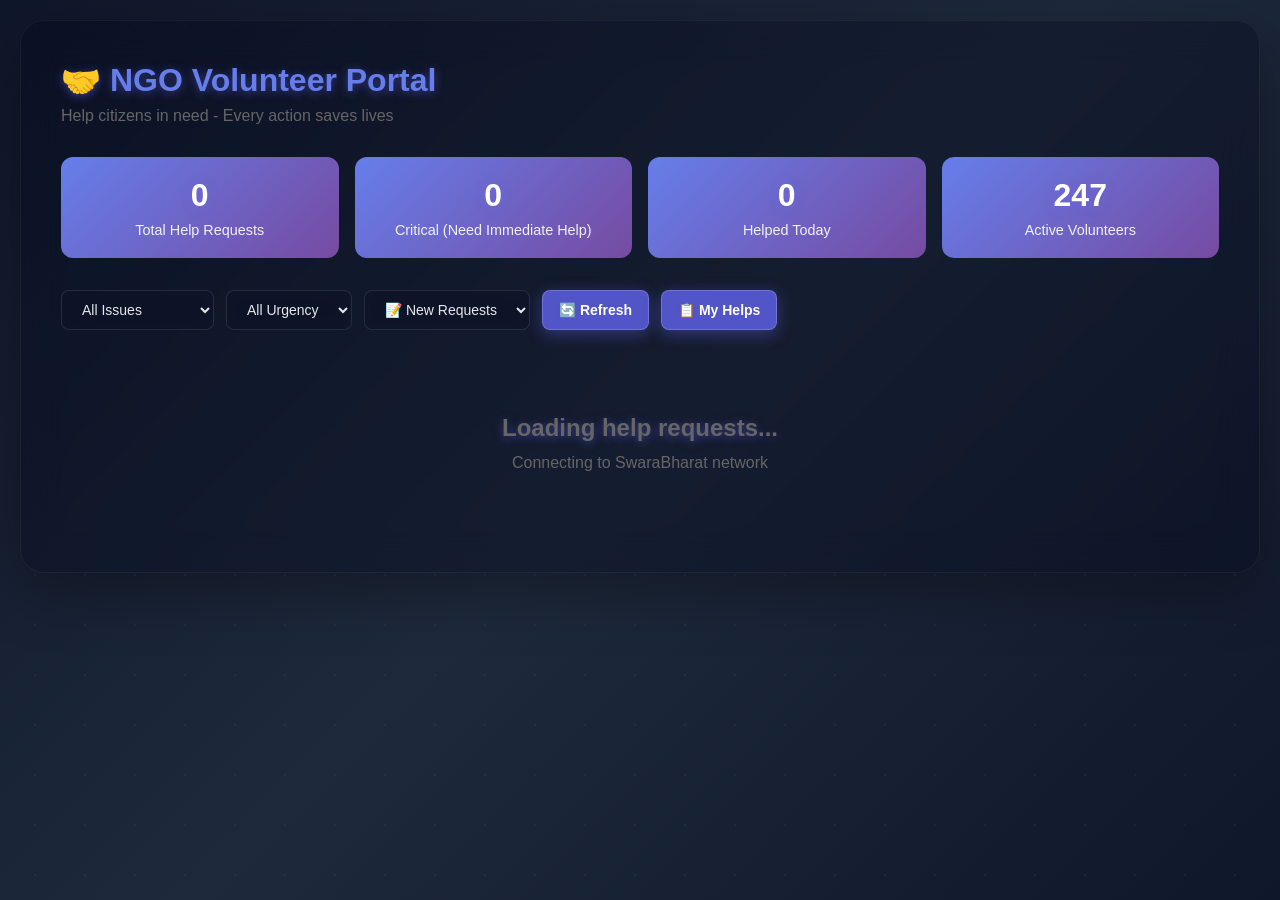
<file: FRONTEND/ngo.html>
<!DOCTYPE html>
<html lang="en">
<head>
  <meta charset="UTF-8">
  <meta name="viewport" content="width=device-width, initial-scale=1.0">
  <title>NGO Portal - SwaraBharat</title>
  <style>
    * { margin: 0; padding: 0; box-sizing: border-box; }
    body {
      font-family: Inter, Arial, sans-serif;
      background: linear-gradient(135deg, #667eea 0%, #764ba2 100%);
      min-height: 100vh;
      padding: 20px;
    }
    .container {
      max-width: 1400px;
      margin: 0 auto;
      background: white;
      border-radius: 16px;
      padding: 32px;
      box-shadow: 0 20px 60px rgba(0,0,0,0.3);
    }
    h1 {
      color: #667eea;
      margin-bottom: 8px;
    }
    .subtitle {
      color: #666;
      margin-bottom: 32px;
    }
    .stats {
      display: grid;
      grid-template-columns: repeat(auto-fit, minmax(200px, 1fr));
      gap: 16px;
      margin-bottom: 32px;
    }
    .stat-card {
      background: linear-gradient(135deg, #667eea 0%, #764ba2 100%);
      color: white;
      padding: 20px;
      border-radius: 12px;
      text-align: center;
    }
    .stat-card h3 {
      font-size: 2rem;
      margin-bottom: 8px;
    }
    .stat-card p {
      opacity: 0.9;
      font-size: 0.9rem;
    }
    .filters {
      display: flex;
      gap: 12px;
      margin-bottom: 24px;
      flex-wrap: wrap;
    }
    select, button {
      padding: 10px 16px;
      border: 1px solid #ddd;
      border-radius: 8px;
      font-size: 14px;
    }
    button {
      background: #667eea;
      color: white;
      border: none;
      cursor: pointer;
      font-weight: 600;
    }
    button:hover {
      background: #5568d3;
    }
    .help-requests {
      display: grid;
      gap: 16px;
    }
    .request-card {
      border: 2px solid #e5e7eb;
      border-radius: 12px;
      padding: 20px;
      transition: all 0.3s;
    }
    .request-card:hover {
      border-color: #667eea;
      box-shadow: 0 4px 12px rgba(102, 126, 234, 0.2);
    }
    .request-card.critical {
      border-color: #ef4444;
      background: #fef2f2;
    }
    .request-header {
      display: flex;
      justify-content: space-between;
      align-items: start;
      margin-bottom: 12px;
    }
    .request-id {
      font-size: 12px;
      color: #666;
      font-family: monospace;
    }
    .urgency-badge {
      padding: 4px 12px;
      border-radius: 12px;
      font-size: 12px;
      font-weight: 600;
    }
    .urgency-high {
      background: #fee2e2;
      color: #dc2626;
    }
    .urgency-medium {
      background: #fef3c7;
      color: #d97706;
    }
    .urgency-low {
      background: #d1fae5;
      color: #059669;
    }
    .request-content {
      margin-bottom: 16px;
    }
    .request-content h3 {
      color: #111;
      margin-bottom: 8px;
    }
    .request-meta {
      display: flex;
      gap: 20px;
      flex-wrap: wrap;
      font-size: 14px;
      color: #666;
      margin-bottom: 16px;
    }
    .request-meta span {
      display: flex;
      align-items: center;
      gap: 6px;
    }
    .action-buttons {
      display: flex;
      gap: 12px;
    }
    .btn-accept {
      background: #10b981;
      color: white;
      padding: 8px 16px;
      border: none;
      border-radius: 6px;
      cursor: pointer;
      font-weight: 600;
    }
    .btn-contact {
      background: #3b82f6;
      color: white;
      padding: 8px 16px;
      border: none;
      border-radius: 6px;
      cursor: pointer;
      font-weight: 600;
    }
    .btn-map {
      background: #8b5cf6;
      color: white;
      padding: 8px 16px;
      border: none;
      border-radius: 6px;
      cursor: pointer;
      font-weight: 600;
    }
    .empty-state {
      text-align: center;
      padding: 60px 20px;
      color: #666;
    }
    .empty-state h2 {
      margin-bottom: 12px;
    }
  </style>
    <link rel="stylesheet" href="css/glassmorphism.css">
</head>
<body>
  <div class="container">
    <h1>🤝 NGO Volunteer Portal</h1>
    <p class="subtitle">Help citizens in need - Every action saves lives</p>

    <div class="stats">
      <div class="stat-card">
        <h3 id="totalRequests">0</h3>
        <p>Total Help Requests</p>
      </div>
      <div class="stat-card">
        <h3 id="criticalRequests">0</h3>
        <p>Critical (Need Immediate Help)</p>
      </div>
      <div class="stat-card">
        <h3 id="helpedToday">0</h3>
        <p>Helped Today</p>
      </div>
      <div class="stat-card">
        <h3 id="volunteers">247</h3>
        <p>Active Volunteers</p>
      </div>
    </div>

    <div class="filters">
      <select id="issueFilter">
        <option value="ALL">All Issues</option>
        <option value="Health">🏥 Health</option>
        <option value="Food">🍽️ Food</option>
        <option value="Water">💧 Water</option>
        <option value="Safety">🛡️ Safety</option>
        <option value="Education">📚 Education</option>
        <option value="Employment">💼 Employment</option>
      </select>
      
      <select id="urgencyFilter">
        <option value="ALL">All Urgency</option>
        <option value="High">🔴 High</option>
        <option value="Medium">🟡 Medium</option>
        <option value="Low">🟢 Low</option>
      </select>
      
      <select id="statusFilter">
        <option value="Submitted">📝 New Requests</option>
        <option value="Acknowledged">👀 Acknowledged</option>
        <option value="In Progress">⏳ In Progress</option>
        <option value="ALL">All Status</option>
      </select>
      
      <button onclick="loadRequests()">🔄 Refresh</button>
      <button onclick="showMyHelps()">📋 My Helps</button>
    </div>

    <div class="help-requests" id="requestsList">
      <div class="empty-state">
        <h2>Loading help requests...</h2>
        <p>Connecting to SwaraBharat network</p>
      </div>
    </div>
  </div>

  <script>
    let allRequests = [];
    const API_BASE = 'https://backend-swarabharat.onrender.com';

    async function loadRequests() {
      try {
        const res = await fetch(`${API_BASE}/reports`);
        const data = await res.json();
        allRequests = data.reports.filter(r => r.status !== 'Resolved');
        
        updateStats();
        renderRequests();
      } catch (e) {
        console.error('Load error:', e);
      }
    }

    function updateStats() {
      document.getElementById('totalRequests').textContent = allRequests.length;
      document.getElementById('criticalRequests').textContent = 
        allRequests.filter(r => r.urgency === 'High').length;
      
      const today = new Date().toISOString().split('T')[0];
      document.getElementById('helpedToday').textContent = 
        allRequests.filter(r => r.status === 'In Progress' && r.time.startsWith(today)).length;
    }

    function renderRequests() {
      let filtered = [...allRequests];
      
      const issueFilter = document.getElementById('issueFilter').value;
      const urgencyFilter = document.getElementById('urgencyFilter').value;
      const statusFilter = document.getElementById('statusFilter').value;
      
      if (issueFilter !== 'ALL') filtered = filtered.filter(r => r.issue === issueFilter);
      if (urgencyFilter !== 'ALL') filtered = filtered.filter(r => r.urgency === urgencyFilter);
      if (statusFilter !== 'ALL') filtered = filtered.filter(r => r.status === statusFilter);
      
      const container = document.getElementById('requestsList');
      
      if (filtered.length === 0) {
        container.innerHTML = `
          <div class="empty-state">
            <h2>✅ No requests matching filters</h2>
            <p>Try changing filters or check back later</p>
          </div>
        `;
        return;
      }
      
      container.innerHTML = filtered.map(r => `
        <div class="request-card ${r.urgency === 'High' ? 'critical' : ''}">
          <div class="request-header">
            <span class="request-id">${r.id || 'N/A'}</span>
            <span class="urgency-badge urgency-${r.urgency.toLowerCase()}">${r.urgency} Priority</span>
          </div>
          
          <div class="request-content">
            <h3>${getIssueIcon(r.issue)} ${r.issue} Issue</h3>
            <p>${r.message || r.summary}</p>
          </div>
          
          <div class="request-meta">
            <span>⏰ ${formatTime(r.time)}</span>
            <span>😊 ${r.emotion}</span>
            ${r.emergency ? `<span>📞 ${r.emergency}</span>` : ''}
            ${r.location ? `<span>📍 Location Available</span>` : ''}
          </div>
          
          <div class="action-buttons">
            <button class="btn-accept" onclick="acceptHelp('${r.id}')">
              ✋ I'll Help
            </button>
            ${r.emergency ? `<button class="btn-contact" onclick="callEmergency('${r.emergency}')">📞 Call</button>` : ''}
            ${r.location ? `<button class="btn-map" onclick="openLocation(${r.location.latitude}, ${r.location.longitude})">🗺️ Navigate</button>` : ''}
          </div>
        </div>
      `).join('');
    }

    function getIssueIcon(issue) {
      const icons = {
        'Health': '🏥',
        'Food': '🍽️',
        'Water': '💧',
        'Safety': '🛡️',
        'Education': '📚',
        'Employment': '💼',
        'Accident': '🚨'
      };
      return icons[issue] || '📋';
    }

    function formatTime(time) {
      const date = new Date(time);
      const now = new Date();
      const diff = Math.floor((now - date) / 1000 / 60);
      
      if (diff < 60) return `${diff} min ago`;
      if (diff < 1440) return `${Math.floor(diff / 60)} hrs ago`;
      return date.toLocaleDateString();
    }

    async function acceptHelp(reportId) {
      if (confirm('Are you sure you want to help with this request?')) {
        try {
          await fetch(`${API_BASE}/update_status/${reportId}`, {
            method: 'POST',
            headers: { 'Content-Type': 'application/json' },
            body: JSON.stringify({ status: 'In Progress' })
          });
          
          alert('✅ Thank you! The citizen will be notified that help is on the way.');
          loadRequests();
        } catch (e) {
          alert('❌ Error: ' + e.message);
        }
      }
    }

    function callEmergency(number) {
      window.location.href = `tel:${number}`;
    }

    function openLocation(lat, lng) {
      window.open(`https://www.google.com/maps?q=${lat},${lng}`, '_blank');
    }

    function showMyHelps() {
      alert('Feature coming soon: Track all your volunteer activities');
    }

    // Event listeners
    document.getElementById('issueFilter').addEventListener('change', renderRequests);
    document.getElementById('urgencyFilter').addEventListener('change', renderRequests);
    document.getElementById('statusFilter').addEventListener('change', renderRequests);

    // Initial load
    loadRequests();
    setInterval(loadRequests, 15000); // Refresh every 15 seconds
  </script>
</body>
</html>
</file>
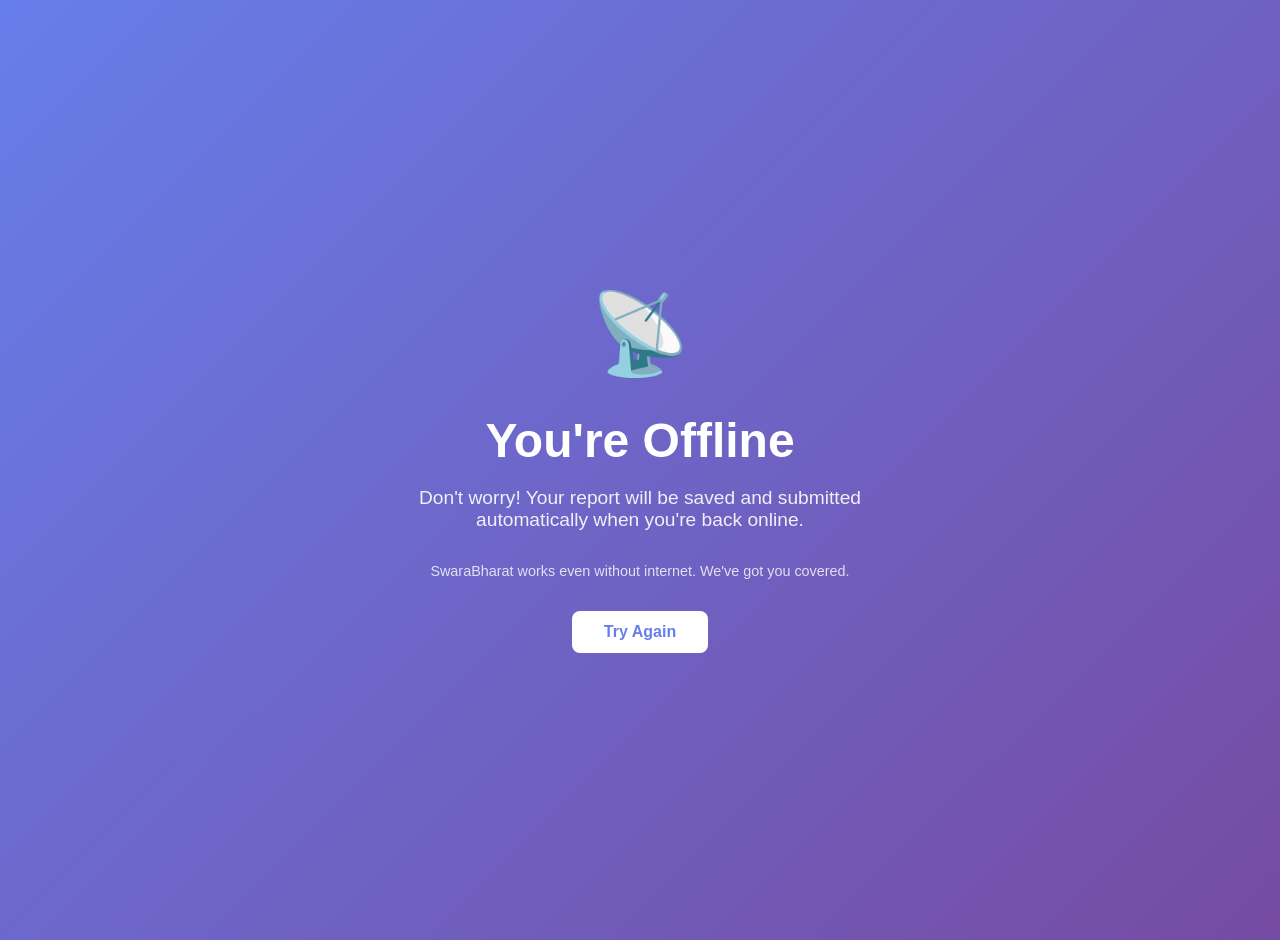
<file: FRONTEND/offline.html>
<!DOCTYPE html>
<html lang="en">
<head>
  <meta charset="UTF-8">
  <meta name="viewport" content="width=device-width, initial-scale=1.0">
  <title>Offline - SwaraBharat</title>
  <style>
    body {
      margin: 0;
      font-family: Inter, Arial, sans-serif;
      background: linear-gradient(135deg, #667eea 0%, #764ba2 100%);
      display: flex;
      align-items: center;
      justify-content: center;
      min-height: 100vh;
      color: white;
      text-align: center;
      padding: 20px;
    }
    .container {
      max-width: 500px;
    }
    h1 {
      font-size: 3rem;
      margin-bottom: 1rem;
    }
    p {
      font-size: 1.2rem;
      margin-bottom: 2rem;
      opacity: 0.9;
    }
    .icon {
      font-size: 5rem;
      margin-bottom: 2rem;
      animation: pulse 2s infinite;
    }
    @keyframes pulse {
      0%, 100% { transform: scale(1); }
      50% { transform: scale(1.1); }
    }
    button {
      background: white;
      color: #667eea;
      border: none;
      padding: 12px 32px;
      font-size: 1rem;
      border-radius: 8px;
      cursor: pointer;
      font-weight: 600;
    }
    button:hover {
      transform: translateY(-2px);
      box-shadow: 0 4px 12px rgba(0,0,0,0.2);
    }
  </style>
</head>
<body>
  <div class="container">
    <div class="icon">📡</div>
    <h1>You're Offline</h1>
    <p>Don't worry! Your report will be saved and submitted automatically when you're back online.</p>
    <p style="font-size:0.9rem;opacity:0.8;">SwaraBharat works even without internet. We've got you covered.</p>
    <button onclick="location.reload()">Try Again</button>
  </div>
</body>
</html>
</file>
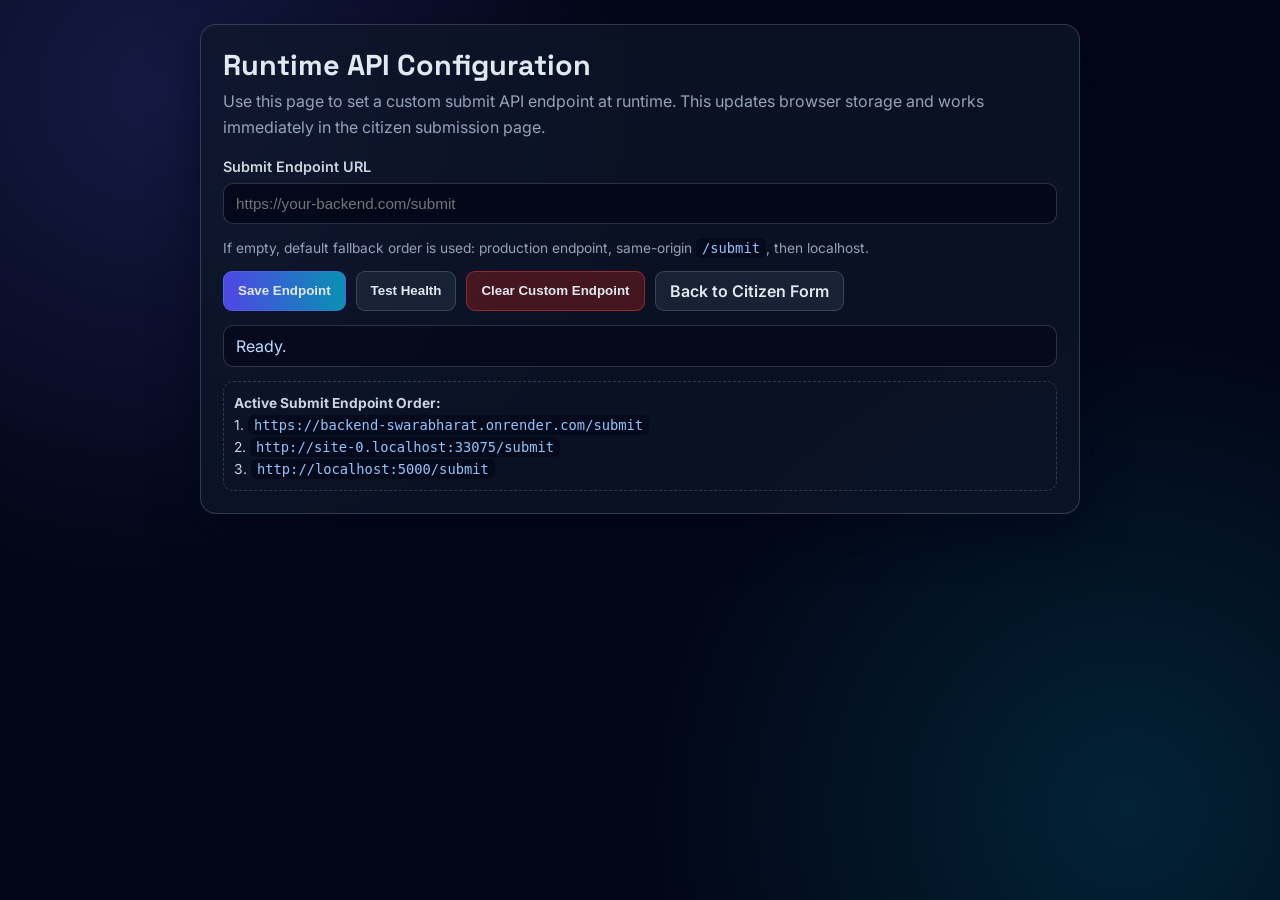
<file: FRONTEND/runtime-config.html>
<!DOCTYPE html>
<html lang="en">
<head>
  <meta charset="UTF-8">
  <meta name="viewport" content="width=device-width, initial-scale=1.0">
  <title>SwaraBharat Runtime API Config</title>
  <link rel="preconnect" href="https://fonts.googleapis.com">
  <link rel="preconnect" href="https://fonts.gstatic.com" crossorigin>
  <link href="https://fonts.googleapis.com/css2?family=Space+Grotesk:wght@500;700&family=Inter:wght@400;500;600&display=swap" rel="stylesheet">
  <style>
    :root {
      --bg: #020617;
      --panel: rgba(15, 23, 42, 0.7);
      --line: rgba(148, 163, 184, 0.28);
      --text: #e2e8f0;
      --muted: #94a3b8;
      --primary: #6366f1;
      --success: #22c55e;
      --warn: #f59e0b;
      --danger: #ef4444;
    }

    * { box-sizing: border-box; margin: 0; padding: 0; }

    body {
      min-height: 100vh;
      background:
        radial-gradient(circle at 12% 10%, rgba(99, 102, 241, 0.2), transparent 35%),
        radial-gradient(circle at 88% 90%, rgba(6, 182, 212, 0.16), transparent 35%),
        var(--bg);
      color: var(--text);
      font-family: Inter, sans-serif;
      padding: 24px;
    }

    .wrap {
      max-width: 880px;
      margin: 0 auto;
      border: 1px solid var(--line);
      border-radius: 16px;
      background: var(--panel);
      backdrop-filter: blur(12px);
      padding: 22px;
      box-shadow: 0 18px 45px rgba(2, 6, 23, 0.58);
    }

    h1 {
      font-family: 'Space Grotesk', sans-serif;
      font-size: 1.8rem;
      margin-bottom: 6px;
    }

    .sub {
      color: var(--muted);
      margin-bottom: 18px;
      line-height: 1.6;
    }

    .field {
      display: grid;
      gap: 8px;
      margin-bottom: 14px;
    }

    label {
      color: #cbd5e1;
      font-size: 0.9rem;
      font-weight: 600;
    }

    input {
      width: 100%;
      border: 1px solid var(--line);
      border-radius: 10px;
      background: rgba(2, 6, 23, 0.8);
      color: var(--text);
      padding: 11px 12px;
      font-size: 0.95rem;
    }

    .actions {
      display: flex;
      flex-wrap: wrap;
      gap: 10px;
      margin-top: 12px;
      margin-bottom: 14px;
    }

    button,
    .link-btn {
      border: 1px solid var(--line);
      border-radius: 9px;
      padding: 9px 14px;
      cursor: pointer;
      font-weight: 600;
      color: #e2e8f0;
      background: rgba(30, 41, 59, 0.75);
      text-decoration: none;
      display: inline-flex;
      align-items: center;
      gap: 8px;
    }

    .primary {
      background: linear-gradient(90deg, #4f46e5, #0891b2);
      border-color: rgba(99, 102, 241, 0.55);
    }

    .danger {
      background: rgba(127, 29, 29, 0.5);
      border-color: rgba(239, 68, 68, 0.45);
    }

    .hint {
      color: var(--muted);
      font-size: 0.86rem;
      line-height: 1.5;
      margin-bottom: 12px;
    }

    #status {
      border: 1px solid var(--line);
      border-radius: 10px;
      padding: 10px 12px;
      color: #bfdbfe;
      background: rgba(2, 6, 23, 0.6);
      min-height: 42px;
    }

    .ok {
      color: #bbf7d0;
      border-color: rgba(34, 197, 94, 0.45);
      background: rgba(6, 78, 59, 0.28);
    }

    .err {
      color: #fecaca;
      border-color: rgba(239, 68, 68, 0.45);
      background: rgba(127, 29, 29, 0.28);
    }

    .list {
      margin-top: 14px;
      border: 1px dashed var(--line);
      border-radius: 10px;
      padding: 10px;
      font-size: 0.86rem;
      color: #cbd5e1;
      line-height: 1.6;
    }

    code {
      color: #93c5fd;
      background: rgba(2, 6, 23, 0.65);
      border-radius: 6px;
      padding: 2px 6px;
    }
  </style>
</head>
<body>
  <div class="wrap">
    <h1>Runtime API Configuration</h1>
    <p class="sub">Use this page to set a custom submit API endpoint at runtime. This updates browser storage and works immediately in the citizen submission page.</p>

    <div class="field">
      <label for="submitEndpoint">Submit Endpoint URL</label>
      <input id="submitEndpoint" type="url" placeholder="https://your-backend.com/submit">
    </div>

    <div class="hint">If empty, default fallback order is used: production endpoint, same-origin <code>/submit</code>, then localhost.</div>

    <div class="actions">
      <button class="primary" id="saveBtn" type="button">Save Endpoint</button>
      <button id="testBtn" type="button">Test Health</button>
      <button class="danger" id="clearBtn" type="button">Clear Custom Endpoint</button>
      <a class="link-btn" href="index1.html">Back to Citizen Form</a>
    </div>

    <div id="status">Ready.</div>

    <div class="list" id="endpointOrder"></div>
  </div>

  <script>
    const input = document.getElementById('submitEndpoint');
    const status = document.getElementById('status');
    const endpointOrder = document.getElementById('endpointOrder');

    function setStatus(message, type) {
      status.textContent = message;
      status.className = '';
      if (type === 'ok') status.classList.add('ok');
      if (type === 'err') status.classList.add('err');
    }

    function currentEndpointOrder() {
      const custom = localStorage.getItem('SWARA_API_SUBMIT');
      const list = [];
      if (custom) list.push(custom);
      list.push('https://backend-swarabharat.onrender.com/submit');
      if (window.location.protocol !== 'file:') {
        list.push(window.location.origin + '/submit');
      }
      list.push('http://localhost:5000/submit');
      return [...new Set(list)];
    }

    function renderEndpointOrder() {
      const order = currentEndpointOrder();
      endpointOrder.innerHTML = '<strong>Active Submit Endpoint Order:</strong><br>' + order.map((v, i) => `${i + 1}. <code>${v}</code>`).join('<br>');
    }

    function loadCurrent() {
      input.value = localStorage.getItem('SWARA_API_SUBMIT') || '';
      renderEndpointOrder();
    }

    document.getElementById('saveBtn').addEventListener('click', () => {
      const value = input.value.trim();
      if (!value) {
        setStatus('Please enter a valid endpoint URL or click clear.', 'err');
        return;
      }
      try {
        const url = new URL(value);
        if (url.protocol !== 'http:' && url.protocol !== 'https:') {
          throw new Error('Only http/https protocol is allowed');
        }
        localStorage.setItem('SWARA_API_SUBMIT', value);
        setStatus('Custom endpoint saved.', 'ok');
        renderEndpointOrder();
      } catch (e) {
        setStatus('Invalid URL: ' + e.message, 'err');
      }
    });

    document.getElementById('clearBtn').addEventListener('click', () => {
      localStorage.removeItem('SWARA_API_SUBMIT');
      input.value = '';
      setStatus('Custom endpoint cleared.', 'ok');
      renderEndpointOrder();
    });

    document.getElementById('testBtn').addEventListener('click', async () => {
      const url = (input.value.trim() || localStorage.getItem('SWARA_API_SUBMIT') || '').trim();
      if (!url) {
        setStatus('No custom endpoint set. Save one first, or use defaults in citizen page.', 'err');
        return;
      }

      try {
        const healthUrl = url.replace(/\/submit\/?$/i, '/health');
        const response = await fetch(healthUrl, { method: 'GET' });
        if (!response.ok) {
          setStatus(`Health check failed: HTTP ${response.status}`, 'err');
          return;
        }
        setStatus('Health check successful for: ' + healthUrl, 'ok');
      } catch (e) {
        setStatus('Health check error: ' + e.message, 'err');
      }
    });

    loadCurrent();
  </script>
</body>
</html>
</file>
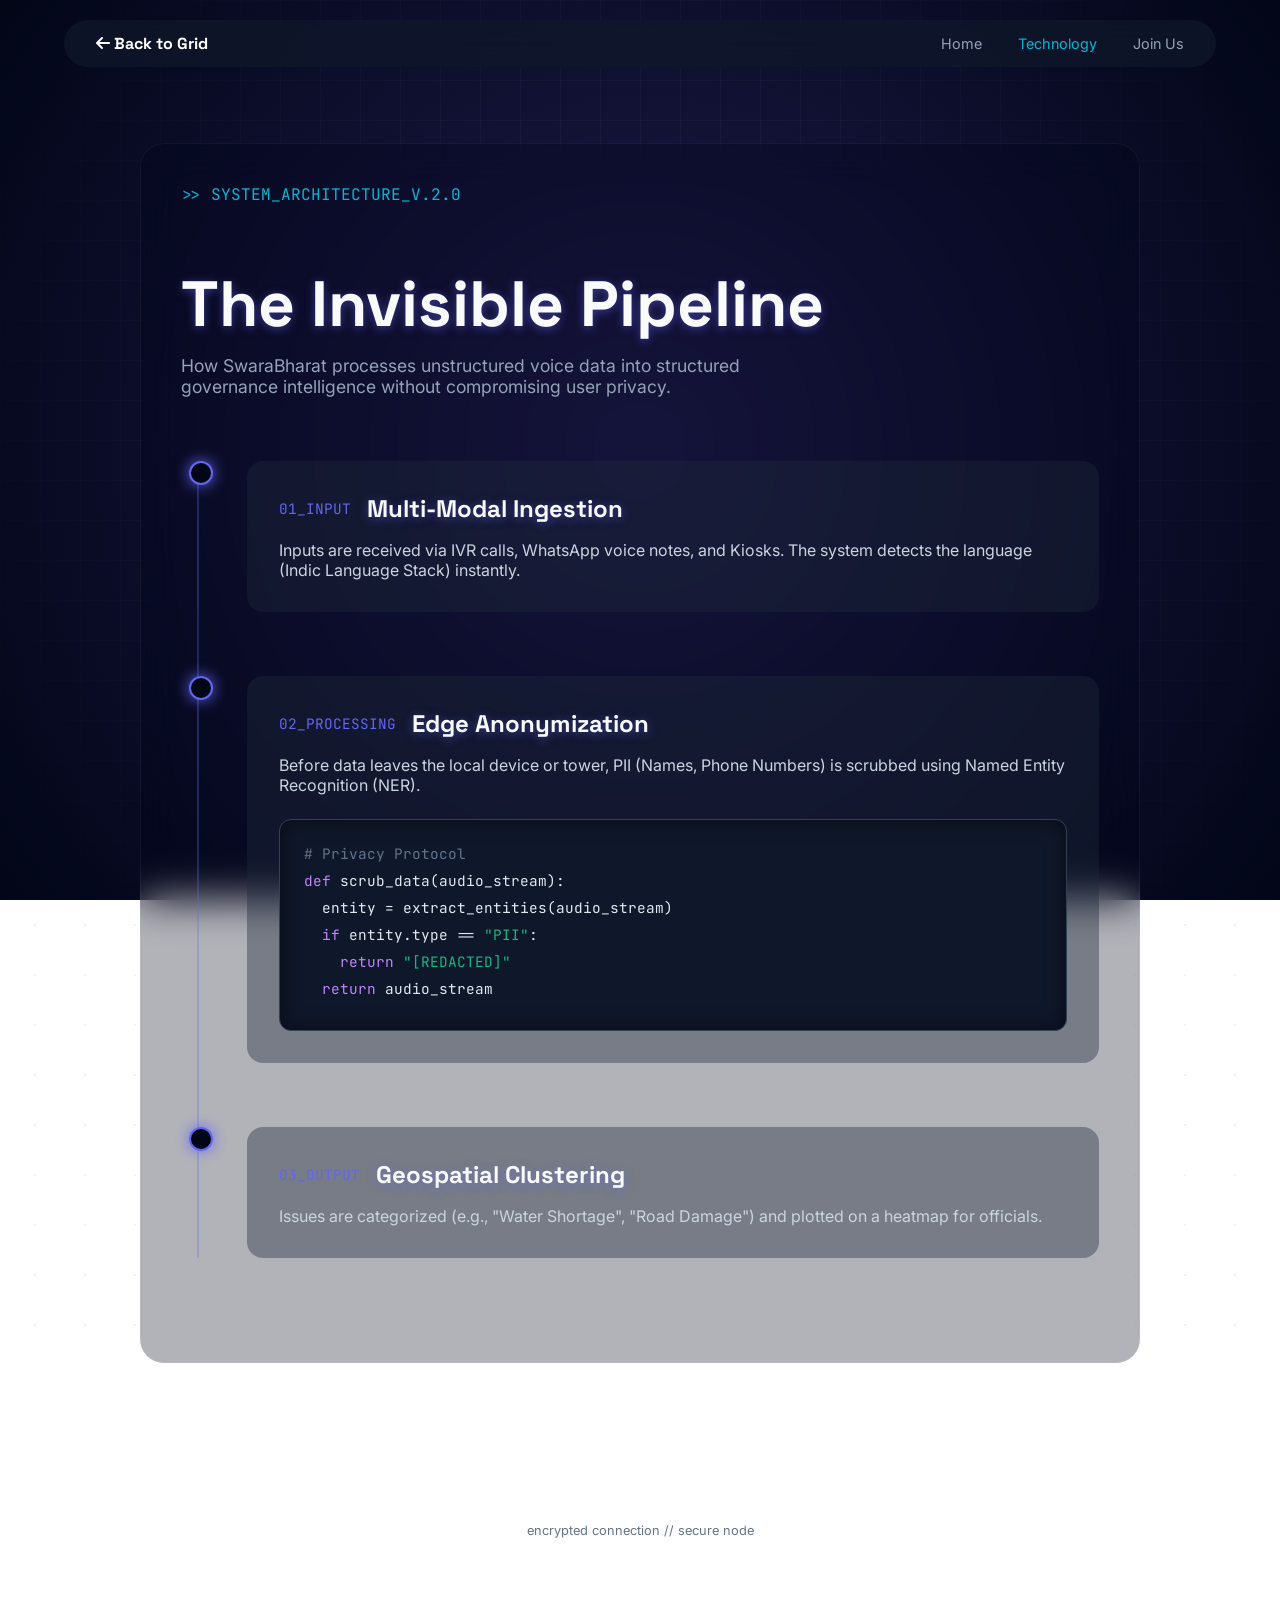
<file: FRONTEND/technolgy.html>
<!DOCTYPE html>
<html lang="en">

<head>
    <meta charset="UTF-8">
    <meta name="viewport" content="width=device-width, initial-scale=1.0">
    <title>SwaraBharat | System Architecture</title>

    <link
        href="https://fonts.googleapis.com/css2?family=Space+Grotesk:wght@300;400;500;700&family=Inter:wght@300;400;600&family=JetBrains+Mono:wght@400&display=swap"
        rel="stylesheet">
    <link rel="stylesheet" href="https://cdnjs.cloudflare.com/ajax/libs/font-awesome/6.4.0/css/all.min.css">

    <style>
        :root {
            --bg-void: #020617;
            --bg-panel: rgba(30, 41, 59, 0.4);
            --primary: #6366f1;
            --cyan: #06b6d4;
            --green: #10b981;
            --font-head: 'Space Grotesk', sans-serif;
            --font-mono: 'JetBrains Mono', monospace;
            --glass-border: 1px solid rgba(255, 255, 255, 0.08);
        }

        * {
            margin: 0;
            padding: 0;
            box-sizing: border-box;
        }

        body {
            background-color: var(--bg-void);
            color: #f8fafc;
            font-family: 'Inter', sans-serif;
            overflow-x: hidden;
        }

        /* --- Reuse Background --- */
        .ambient-mesh {
            position: fixed;
            top: 0;
            left: 0;
            width: 100vw;
            height: 100vh;
            z-index: -1;
            background: radial-gradient(circle at 50% 50%, #1e1b4b 0%, #020617 100%);
        }

        .grid-overlay {
            position: fixed;
            top: 0;
            left: 0;
            width: 100%;
            height: 100%;
            background-image: linear-gradient(rgba(255, 255, 255, 0.03) 1px, transparent 1px), linear-gradient(90deg, rgba(255, 255, 255, 0.03) 1px, transparent 1px);
            background-size: 40px 40px;
            z-index: -1;
            mask-image: radial-gradient(circle at center, black 40%, transparent 100%);
            -webkit-mask-image: radial-gradient(circle at center, black 40%, transparent 100%);
        }

        /* --- Nav --- */
        nav {
            position: sticky;
            top: 20px;
            width: 90%;
            max-width: 1200px;
            margin: 0 auto;
            z-index: 100;
            background: rgba(15, 23, 42, 0.8);
            backdrop-filter: blur(16px);
            border: var(--glass-border);
            border-radius: 50px;
            padding: 0.8rem 2rem;
            display: flex;
            justify-content: space-between;
            align-items: center;
        }

        .nav-items a {
            margin-left: 2rem;
            color: #94a3b8;
            text-decoration: none;
            font-size: 0.9rem;
            transition: 0.3s;
        }

        .nav-items a:hover,
        .nav-items a.active {
            color: var(--cyan);
        }

        /* --- Content --- */
        .container {
            max-width: 1000px;
            margin: 6rem auto;
            padding: 0 2rem;
        }

        h1 {
            font-family: var(--font-head);
            font-size: 4rem;
            margin-bottom: 1rem;
            line-height: 1.1;
        }

        .subtitle {
            color: var(--cyan);
            font-family: var(--font-mono);
            margin-bottom: 4rem;
            display: block;
        }

        /* --- Process Timeline (Pure CSS) --- */
        .pipeline {
            position: relative;
            border-left: 2px solid rgba(99, 102, 241, 0.3);
            padding-left: 3rem;
            margin-left: 1rem;
        }

        .step {
            margin-bottom: 4rem;
            position: relative;
        }

        .step::before {
            content: '';
            position: absolute;
            left: -3.6rem;
            top: 0;
            width: 20px;
            height: 20px;
            border-radius: 50%;
            background: var(--bg-void);
            border: 2px solid var(--primary);
            box-shadow: 0 0 15px var(--primary);
        }

        .step-card {
            background: var(--bg-panel);
            border: var(--glass-border);
            padding: 2rem;
            border-radius: 16px;
            transition: 0.3s;
        }

        .step-card:hover {
            transform: translateX(10px);
            border-color: var(--cyan);
        }

        .step-header {
            display: flex;
            align-items: center;
            gap: 1rem;
            margin-bottom: 1rem;
        }

        .step-num {
            font-family: var(--font-mono);
            color: var(--primary);
            font-size: 0.9rem;
        }

        .step h3 {
            font-family: var(--font-head);
            font-size: 1.5rem;
        }

        /* --- Terminal Block --- */
        .terminal {
            background: #0f172a;
            border: 1px solid #334155;
            border-radius: 12px;
            padding: 1.5rem;
            font-family: var(--font-mono);
            font-size: 0.9rem;
            color: #e2e8f0;
            margin-top: 1.5rem;
            box-shadow: inset 0 0 20px rgba(0, 0, 0, 0.5);
        }

        .code-line {
            display: block;
            margin-bottom: 0.5rem;
        }

        .comment {
            color: #64748b;
        }

        .keyword {
            color: #c084fc;
        }

        .string {
            color: var(--green);
        }

        /* --- Footer --- */
        footer {
            text-align: center;
            padding: 4rem 0;
            color: #64748b;
            font-size: 0.8rem;
        }
    </style>
    <link rel="stylesheet" href="css/glassmorphism.css">
</head>

<body>

    <div class="ambient-mesh"></div>
    <div class="grid-overlay"></div>

    <nav>
        <a href="index.html" style="text-decoration:none; color:white; font-weight:700; font-family:var(--font-head);">
            <i class="fas fa-arrow-left"></i> Back to Grid
        </a>
        <div class="nav-items">
            <a href="index.html">Home</a>
            <a href="#" class="active">Technology</a>
            <a href="join.html">Join Us</a>
        </div>
    </nav>

    <div class="container">
        <span class="subtitle">>> SYSTEM_ARCHITECTURE_V.2.0</span>
        <h1>The Invisible Pipeline</h1>
        <p style="color: #94a3b8; max-width: 600px; font-size: 1.1rem; margin-bottom: 4rem;">
            How SwaraBharat processes unstructured voice data into structured governance intelligence without
            compromising user privacy.
        </p>

        <div class="pipeline">
            <div class="step">
                <div class="step-card">
                    <div class="step-header">
                        <span class="step-num">01_INPUT</span>
                        <h3>Multi-Modal Ingestion</h3>
                    </div>
                    <p style="color:#cbd5e1;">Inputs are received via IVR calls, WhatsApp voice notes, and Kiosks. The
                        system detects the language (Indic Language Stack) instantly.</p>
                </div>
            </div>

            <div class="step">
                <div class="step-card">
                    <div class="step-header">
                        <span class="step-num">02_PROCESSING</span>
                        <h3>Edge Anonymization</h3>
                    </div>
                    <p style="color:#cbd5e1;">Before data leaves the local device or tower, PII (Names, Phone Numbers)
                        is scrubbed using Named Entity Recognition (NER).</p>

                    <div class="terminal">
                        <span class="code-line"><span class="comment"># Privacy Protocol</span></span>
                        <span class="code-line"><span class="keyword">def</span> scrub_data(audio_stream):</span>
                        <span class="code-line">&nbsp;&nbsp;entity = extract_entities(audio_stream)</span>
                        <span class="code-line">&nbsp;&nbsp;<span class="keyword">if</span> entity.type == <span
                                class="string">"PII"</span>:</span>
                        <span class="code-line">&nbsp;&nbsp;&nbsp;&nbsp;<span class="keyword">return</span> <span
                                class="string">"[REDACTED]"</span></span>
                        <span class="code-line">&nbsp;&nbsp;<span class="keyword">return</span> audio_stream</span>
                    </div>
                </div>
            </div>

            <div class="step">
                <div class="step-card">
                    <div class="step-header">
                        <span class="step-num">03_OUTPUT</span>
                        <h3>Geospatial Clustering</h3>
                    </div>
                    <p style="color:#cbd5e1;">Issues are categorized (e.g., "Water Shortage", "Road Damage") and plotted
                        on a heatmap for officials.</p>
                </div>
            </div>
        </div>
    </div>

    <footer>
        <p>encrypted connection // secure node</p>
    </footer>

</body>

</html>
</file>
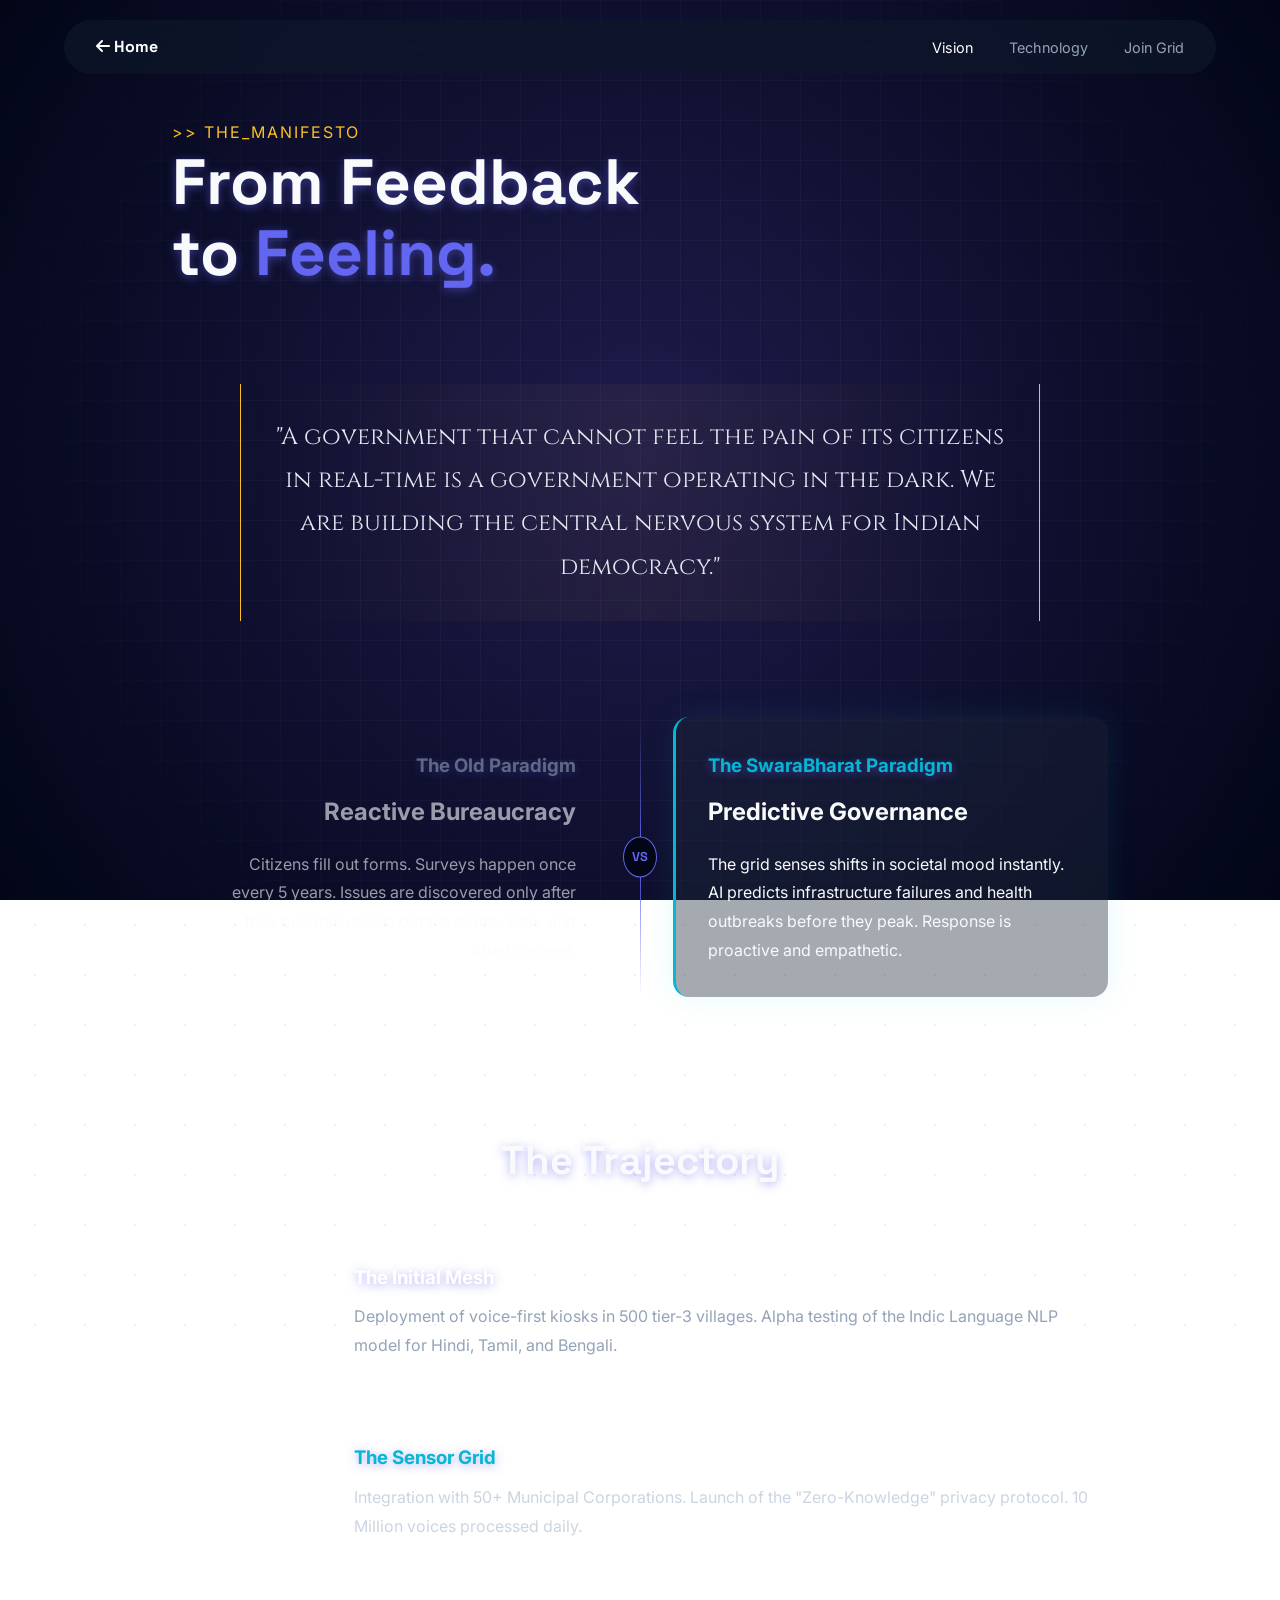
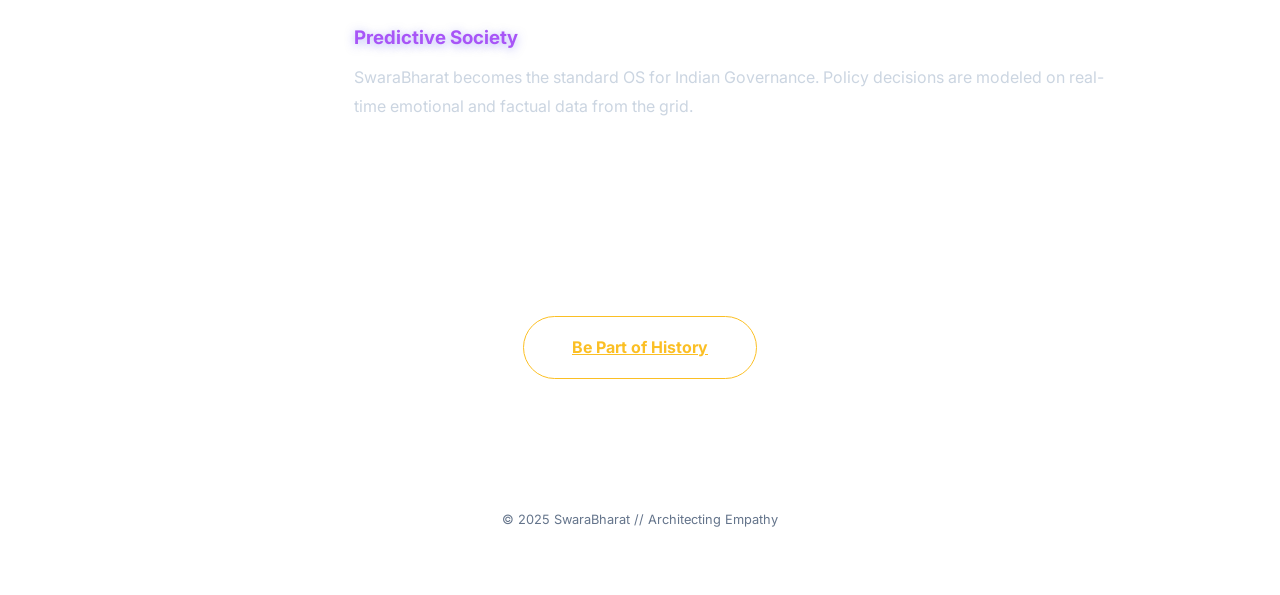
<file: FRONTEND/vision.html>
<!DOCTYPE html>
<html lang="en">

<head>
    <meta charset="UTF-8">
    <meta name="viewport" content="width=device-width, initial-scale=1.0">
    <title>SwaraBharat | The Vision</title>

    <link
        href="https://fonts.googleapis.com/css2?family=Space+Grotesk:wght@300;400;600;700&family=Inter:wght@300;400;600&family=Cinzel:wght@400;700&display=swap"
        rel="stylesheet">

    <link rel="stylesheet" href="https://cdnjs.cloudflare.com/ajax/libs/font-awesome/6.4.0/css/all.min.css">

    <style>
        :root {
            /* --- Same Master Palette for Consistency --- */
            --bg-void: #020617;
            --bg-panel: rgba(30, 41, 59, 0.4);
            --primary: #6366f1;
            --cyan: #06b6d4;
            --purple: #a855f7;
            --gold: #fbbf24;
            /* New Accent for "Vision" */

            --gradient-main: linear-gradient(135deg, #6366f1 0%, #06b6d4 100%);
            --glass-border: 1px solid rgba(255, 255, 255, 0.08);

            --font-head: 'Space Grotesk', sans-serif;
            --font-body: 'Inter', sans-serif;
            --font-serif: 'Cinzel', serif;
            /* For the Manifesto look */
        }

        * {
            margin: 0;
            padding: 0;
            box-sizing: border-box;
        }

        body {
            background-color: var(--bg-void);
            color: #f8fafc;
            font-family: var(--font-body);
            overflow-x: hidden;
            line-height: 1.8;
        }

        /* --- Ambient Background --- */
        .ambient-mesh {
            position: fixed;
            top: 0;
            left: 0;
            width: 100vw;
            height: 100vh;
            z-index: -1;
            background: radial-gradient(circle at 50% 50%, #1e1b4b 0%, #020617 100%);
        }

        .grid-overlay {
            position: fixed;
            top: 0;
            left: 0;
            width: 100%;
            height: 100%;
            background-image: linear-gradient(rgba(255, 255, 255, 0.03) 1px, transparent 1px), linear-gradient(90deg, rgba(255, 255, 255, 0.03) 1px, transparent 1px);
            background-size: 40px 40px;
            z-index: -1;
            mask-image: radial-gradient(circle at center, black 40%, transparent 100%);
            -webkit-mask-image: radial-gradient(circle at center, black 40%, transparent 100%);
        }

        /* --- Nav --- */
        nav {
            position: sticky;
            top: 20px;
            width: 90%;
            max-width: 1200px;
            margin: 0 auto;
            z-index: 100;
            background: rgba(15, 23, 42, 0.7);
            backdrop-filter: blur(16px);
            border: var(--glass-border);
            border-radius: 50px;
            padding: 0.8rem 2rem;
            display: flex;
            justify-content: space-between;
            align-items: center;
        }

        .nav-items a {
            margin-left: 2rem;
            color: #94a3b8;
            text-decoration: none;
            font-size: 0.9rem;
            transition: 0.3s;
        }

        .nav-items a:hover {
            color: white;
        }

        /* --- Typography --- */
        h1 {
            font-family: var(--font-head);
            font-size: 4rem;
            line-height: 1.1;
            margin-bottom: 2rem;
        }

        h2 {
            font-family: var(--font-head);
            font-size: 2.5rem;
            margin-bottom: 1rem;
        }

        .manifesto-text {
            font-family: var(--font-serif);
            font-size: 1.5rem;
            color: #e2e8f0;
            text-align: center;
            max-width: 800px;
            margin: 6rem auto;
            border-left: 1px solid var(--gold);
            border-right: 1px solid var(--gold);
            padding: 2rem;
            background: linear-gradient(90deg, rgba(0, 0, 0, 0), rgba(251, 191, 36, 0.05), rgba(0, 0, 0, 0));
        }

        /* --- Comparative Grid Layout --- */
        .vision-container {
            max-width: 1000px;
            margin: 0 auto;
            padding: 4rem 2rem;
        }

        .comparison-grid {
            display: grid;
            grid-template-columns: 1fr 1px 1fr;
            gap: 2rem;
            align-items: center;
            margin: 4rem 0;
        }

        .center-line {
            width: 1px;
            height: 100%;
            background: linear-gradient(to bottom, transparent, var(--primary), transparent);
            position: relative;
        }

        .center-line::after {
            content: 'VS';
            position: absolute;
            top: 50%;
            left: 50%;
            transform: translate(-50%, -50%);
            background: var(--bg-void);
            padding: 0.5rem;
            color: var(--primary);
            font-family: var(--font-head);
            font-weight: 700;
            border: 1px solid var(--primary);
            border-radius: 50%;
            font-size: 0.8rem;
        }

        .side-card {
            padding: 2rem;
            border-radius: 16px;
            transition: 0.3s;
        }

        .old-way {
            text-align: right;
            opacity: 0.6;
        }

        .new-way {
            background: var(--bg-panel);
            border: var(--glass-border);
            border-left: 3px solid var(--cyan);
            box-shadow: 0 0 30px rgba(6, 182, 212, 0.1);
        }

        /* --- Roadmap Section --- */
        .roadmap {
            margin-top: 8rem;
        }

        .roadmap-item {
            display: flex;
            gap: 2rem;
            margin-bottom: 3rem;
            border-bottom: 1px solid rgba(255, 255, 255, 0.05);
            padding-bottom: 2rem;
        }

        .year {
            font-family: var(--font-head);
            font-size: 3rem;
            font-weight: 700;
            color: rgba(255, 255, 255, 0.1);
            width: 150px;
            flex-shrink: 0;
        }

        .roadmap-item:hover .year {
            color: var(--primary);
            transition: 0.5s;
        }

        /* --- Footer --- */
        footer {
            text-align: center;
            padding: 4rem 0;
            color: #64748b;
            font-size: 0.8rem;
            border-top: 1px solid rgba(255, 255, 255, 0.05);
        }

        @media (max-width: 768px) {
            h1 {
                font-size: 2.5rem;
            }

            .comparison-grid {
                grid-template-columns: 1fr;
                gap: 3rem;
            }

            .center-line {
                display: none;
            }

            .old-way {
                text-align: left;
                opacity: 1;
                border-left: 3px solid #ef4444;
                padding-left: 1rem;
            }

            .roadmap-item {
                flex-direction: column;
                gap: 0.5rem;
            }
        }
    </style>
    <link rel="stylesheet" href="css/glassmorphism.css">
</head>

<body>

    <div class="ambient-mesh"></div>
    <div class="grid-overlay"></div>

    <nav>
        <a href="index.html" style="text-decoration:none; color:white; font-weight:700; font-family:var(--font-head);">
            <i class="fas fa-arrow-left"></i> Home
        </a>
        <div class="nav-items">
            <a href="vision.html" style="color:white;">Vision</a>
            <a href="technolgy.html">Technology</a>
            <a href="join.html">Join Grid</a>
        </div>
    </nav>

    <div class="vision-container">
        <span style="color: var(--gold); font-family: var(--font-mono); letter-spacing: 2px;">>> THE_MANIFESTO</span>
        <h1>From Feedback<br>to <span style="color: var(--primary);">Feeling.</span></h1>

        <div class="manifesto-text">
            "A government that cannot feel the pain of its citizens in real-time is a government operating in the dark.
            We are building the central nervous system for Indian democracy."
        </div>

        <div class="comparison-grid">
            <div class="side-card old-way">
                <h3 style="color: #94a3b8; margin-bottom: 0.5rem;">The Old Paradigm</h3>
                <h4 style="font-size: 1.5rem; margin-bottom: 1rem;">Reactive Bureaucracy</h4>
                <p>Citizens fill out forms. Surveys happen once every 5 years. Issues are discovered only after they
                    become crises. Data is siloed, slow, and often ignored.</p>
            </div>

            <div class="center-line"></div>

            <div class="side-card new-way">
                <h3 style="color: var(--cyan); margin-bottom: 0.5rem;">The SwaraBharat Paradigm</h3>
                <h4 style="font-size: 1.5rem; margin-bottom: 1rem;">Predictive Governance</h4>
                <p>The grid senses shifts in societal mood instantly. AI predicts infrastructure failures and health
                    outbreaks before they peak. Response is proactive and empathetic.</p>
            </div>
        </div>

        <div class="roadmap">
            <h2 style="text-align: center; margin-bottom: 4rem;">The Trajectory</h2>

            <div class="roadmap-item">
                <div class="year">2024</div>
                <div>
                    <h3 style="color: white; margin-bottom: 0.5rem;">The Initial Mesh</h3>
                    <p style="color: #94a3b8;">Deployment of voice-first kiosks in 500 tier-3 villages. Alpha testing of
                        the Indic Language NLP model for Hindi, Tamil, and Bengali.</p>
                </div>
            </div>

            <div class="roadmap-item">
                <div class="year">2025</div>
                <div>
                    <h3 style="color: var(--cyan); margin-bottom: 0.5rem;">The Sensor Grid</h3>
                    <p style="color: #cbd5e1;">Integration with 50+ Municipal Corporations. Launch of the
                        "Zero-Knowledge" privacy protocol. 10 Million voices processed daily.</p>
                </div>
            </div>

            <div class="roadmap-item">
                <div class="year">2030</div>
                <div>
                    <h3 style="color: var(--purple); margin-bottom: 0.5rem;">Predictive Society</h3>
                    <p style="color: #cbd5e1;">SwaraBharat becomes the standard OS for Indian Governance. Policy
                        decisions are modeled on real-time emotional and factual data from the grid.</p>
                </div>
            </div>
        </div>

        <div style="text-align: center; margin-top: 6rem;">
            <p style="font-size: 1.2rem; color: white;">The future isn't just smart. It's sensitive.</p>
            <a href="index.html#join"
                style="display: inline-block; margin-top: 2rem; padding: 1rem 3rem; background: var(--glass-border); border: 1px solid var(--gold); color: var(--gold); border-radius: 50px; font-weight: 700; transition: 0.3s;">
                Be Part of History
            </a>
        </div>

    </div>

    <footer>
        <p>&copy; 2025 SwaraBharat // Architecting Empathy</p>
    </footer>

</body>

</html>
</file>
<file: FRONTEND/css/glassmorphism.css>
/* Glassmorphism Effect - SwaraBharat */

:root {
  --glass-bg: rgba(15, 23, 42, 0.7);
  --glass-border: rgba(255, 255, 255, 0.1);
  --glass-shadow: 0 8px 32px 0 rgba(0, 0, 0, 0.37);
}

body {
  background: linear-gradient(135deg, #0f172a 0%, #1e293b 50%, #0f172a 100%);
  background-attachment: fixed;
}

.card, .glass-card {
  background: var(--glass-bg) !important;
  backdrop-filter: blur(16px) saturate(180%);
  -webkit-backdrop-filter: blur(16px) saturate(180%);
  border: 1px solid var(--glass-border) !important;
  box-shadow: var(--glass-shadow);
}

button, .glass-button {
  background: rgba(99, 102, 241, 0.8) !important;
  backdrop-filter: blur(10px);
  -webkit-backdrop-filter: blur(10px);
  border: 1px solid rgba(255, 255, 255, 0.18);
  box-shadow: 0 4px 16px rgba(99, 102, 241, 0.4);
  transition: all 0.3s ease;
}

button:hover {
  background: rgba(99, 102, 241, 1) !important;
  transform: translateY(-2px);
  box-shadow: 0 6px 20px rgba(99, 102, 241, 0.6);
}

.prediction-item, .pattern-item, .recommendation-item {
  background: rgba(30, 41, 59, 0.6) !important;
  backdrop-filter: blur(8px);
  -webkit-backdrop-filter: blur(8px);
  border: 1px solid rgba(255, 255, 255, 0.08);
}

.badge {
  backdrop-filter: blur(8px);
  -webkit-backdrop-filter: blur(8px);
  border: 1px solid rgba(255, 255, 255, 0.1);
}

.anomaly-item {
  background: rgba(254, 242, 242, 0.9) !important;
  backdrop-filter: blur(10px);
  -webkit-backdrop-filter: blur(10px);
}

.container {
  background: rgba(2, 6, 23, 0.3);
  backdrop-filter: blur(20px);
  -webkit-backdrop-filter: blur(20px);
  border-radius: 24px;
  padding: 40px;
  border: 1px solid rgba(255, 255, 255, 0.05);
}

h1, h2, h3 {
  text-shadow: 0 2px 10px rgba(99, 102, 241, 0.5);
}

input, textarea, select {
  background: rgba(15, 23, 42, 0.6) !important;
  backdrop-filter: blur(10px);
  -webkit-backdrop-filter: blur(10px);
  border: 1px solid rgba(255, 255, 255, 0.1) !important;
  color: #e5e7eb;
}

input:focus, textarea:focus, select:focus {
  border-color: rgba(99, 102, 241, 0.5) !important;
  box-shadow: 0 0 0 3px rgba(99, 102, 241, 0.1);
  outline: none;
}

body::before {
  content: '';
  position: fixed;
  top: -50%;
  left: -50%;
  width: 200%;
  height: 200%;
  background: radial-gradient(circle, rgba(99, 102, 241, 0.1) 1px, transparent 1px);
  background-size: 50px 50px;
  animation: float 20s ease-in-out infinite;
  pointer-events: none;
  z-index: -1;
}

@keyframes float {
  0%, 100% { transform: translateY(0px); }
  50% { transform: translateY(-20px); }
}
</file>
